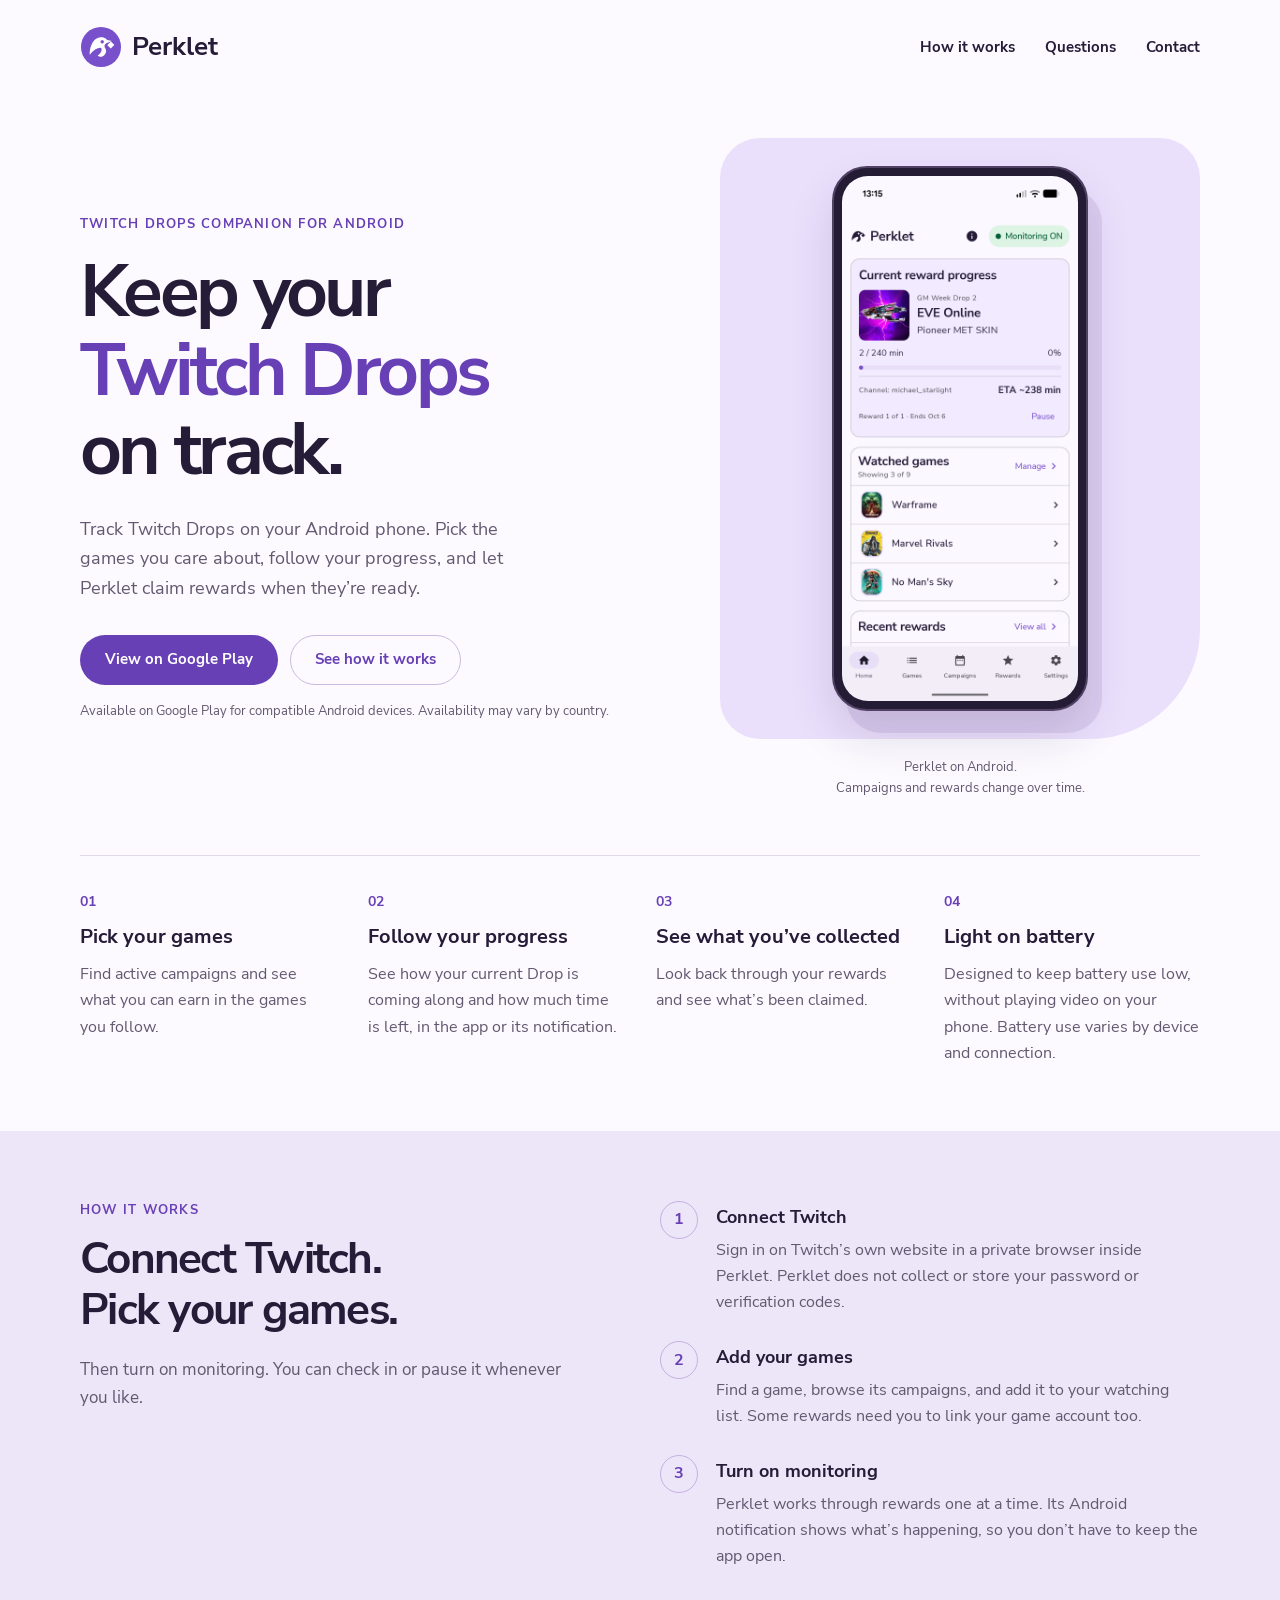
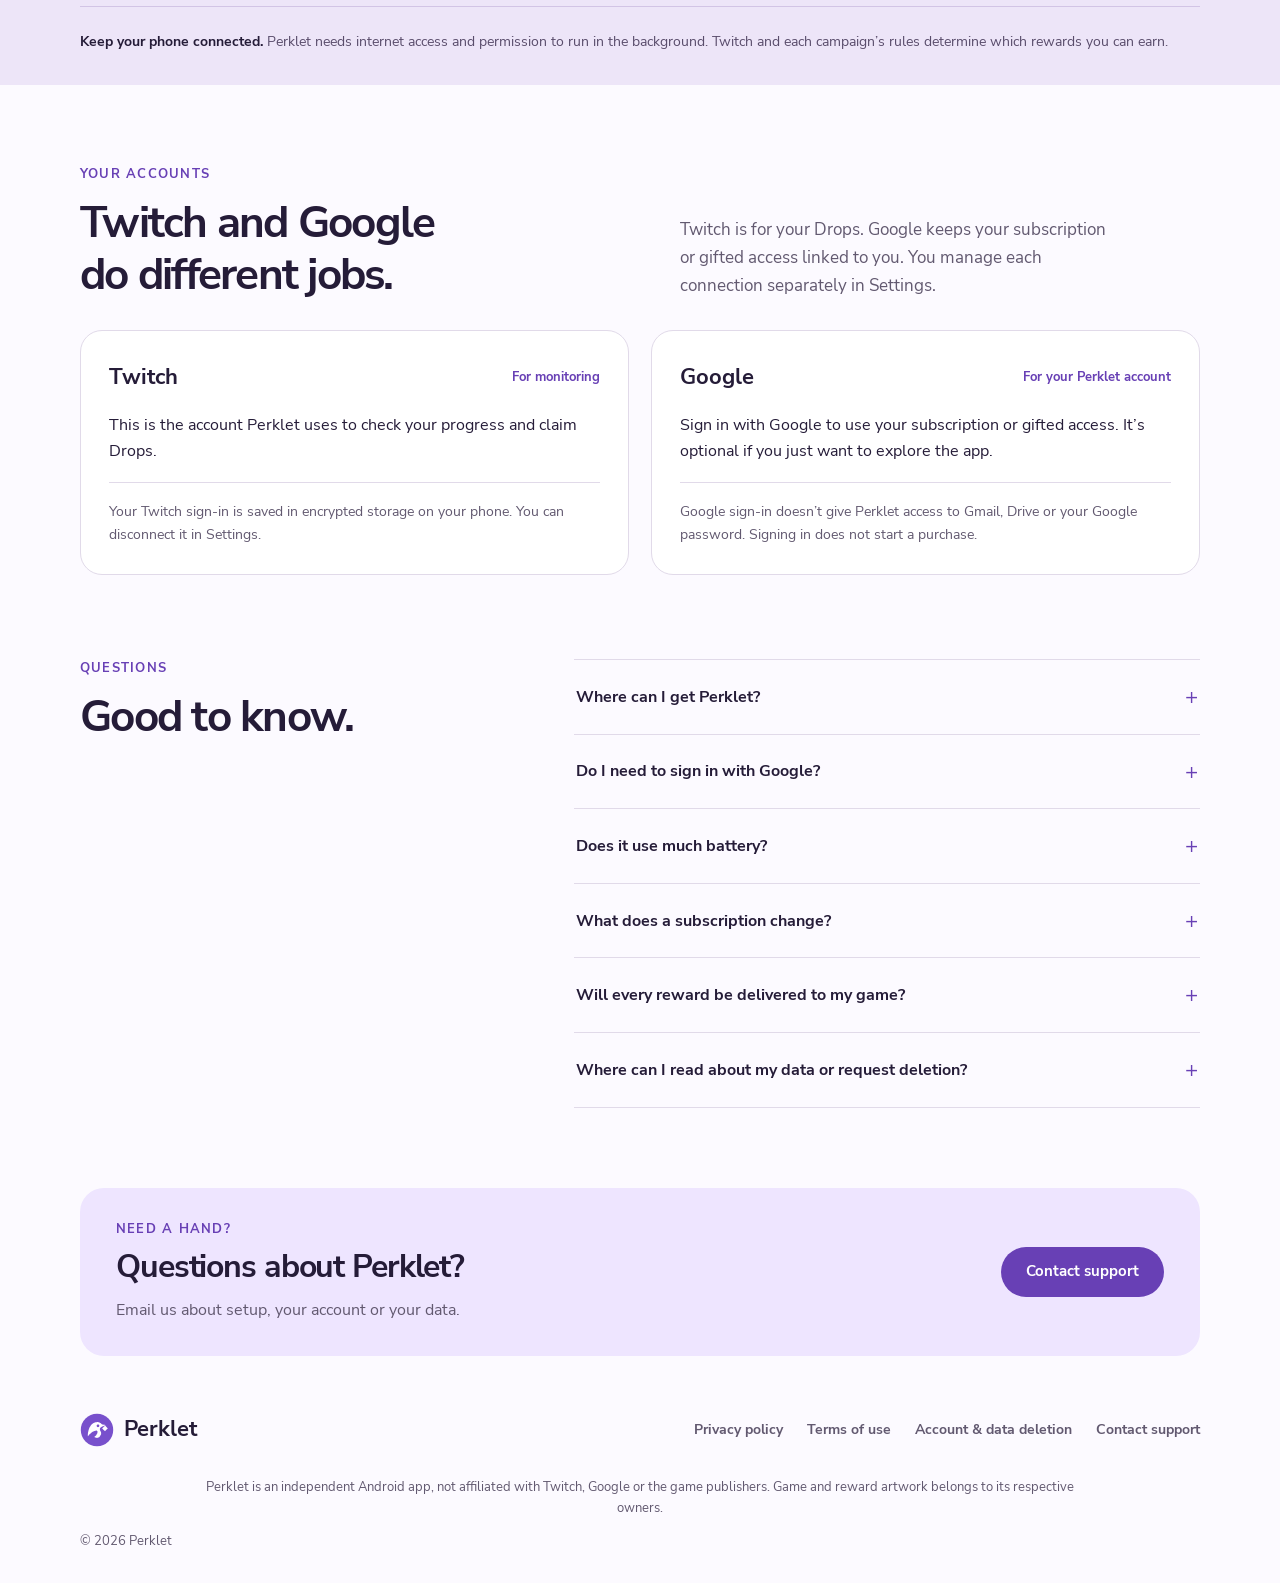
<file: index.html>
<!doctype html>
<html lang="en">
<head>
  <meta charset="utf-8">
  <meta name="viewport" content="width=device-width, initial-scale=1">
  <meta name="description" content="Track and auto-claim Twitch Drops on Android with Perklet. Follow campaigns, monitor reward progress and claim completed Drops in the background.">
  <meta name="keywords" content="Perklet, Twitch Drops, Twitch Drops mobile, Twitch Drops Android, Twitch Drops tracker, Twitch Drops auto claim, background reward monitoring">
  <meta name="theme-color" content="#7850cc">
  <title>Perklet — Twitch Drops Tracker for Android</title>
  <link rel="canonical" href="https://perklet.app/">
  <link rel="icon" type="image/png" sizes="512x512" href="/assets/perklet-icon.png">
  <link rel="stylesheet" href="landing.css">
</head>
<body>
  <a class="skip-link" href="#main">Skip to content</a>

  <header class="site-header wrap">
    <a class="wordmark" href="./" aria-label="Perklet home">
      <img src="assets/perklet-icon.svg" width="42" height="42" alt="">
      <span>Perklet</span>
    </a>
    <nav aria-label="Main navigation">
      <a href="#how-it-works">How it works</a>
      <a href="#questions">Questions</a>
      <a href="mailto:perklet.support@gmail.com">Contact</a>
    </nav>
  </header>

  <main id="main">
    <section class="hero wrap" aria-labelledby="hero-title">
      <div class="hero-copy">
        <p class="eyebrow">Twitch Drops companion for Android</p>
        <h1 id="hero-title">Keep your<br><span>Twitch Drops</span><br>on track.</h1>
        <p class="hero-description">Track Twitch Drops on your Android phone. Pick the games you care about, follow your progress, and let Perklet claim rewards when they’re ready.</p>
        <div class="hero-actions">
          <a class="button button-primary" href="https://play.google.com/store/apps/details?id=app.perklet" target="_blank" rel="noopener noreferrer" aria-label="View Perklet on Google Play (opens in a new tab)">View on Google Play</a>
          <a class="button button-secondary" href="#how-it-works">See how it works</a>
        </div>
        <p class="store-access-note">Available on Google Play for compatible Android devices. Availability may vary by country.</p>
      </div>
      <figure class="app-preview">
        <div class="preview-stage">
          <div class="phone-frame">
            <img class="app-screen" src="assets/perklet-home-20261002.png" width="1008" height="2244" alt="Perklet Home screen monitoring an EVE Online reward, with estimated time, watched games, and a pause control." fetchpriority="high">
          </div>
        </div>
        <figcaption>Perklet on Android.<br>Campaigns and rewards change over time.</figcaption>
      </figure>
    </section>

    <section class="highlights wrap" aria-label="What you can do with Perklet">
      <div>
        <span class="feature-number" aria-hidden="true">01</span>
        <h2>Pick your games</h2>
        <p>Find active campaigns and see what you can earn in the games you follow.</p>
      </div>
      <div>
        <span class="feature-number" aria-hidden="true">02</span>
        <h2>Follow your progress</h2>
        <p>See how your current Drop is coming along and how much time is left, in the app or its notification.</p>
      </div>
      <div>
        <span class="feature-number" aria-hidden="true">03</span>
        <h2>See what you’ve collected</h2>
        <p>Look back through your rewards and see what’s been claimed.</p>
      </div>
      <div>
        <span class="feature-number" aria-hidden="true">04</span>
        <h2>Light on battery</h2>
        <p>Designed to keep battery use low, without playing video on your phone. Battery use varies by device and connection.</p>
      </div>
    </section>

    <section class="how-section" id="how-it-works" aria-labelledby="how-title">
      <div class="wrap how-layout">
        <div class="section-heading">
          <p class="eyebrow">How it works</p>
          <h2 id="how-title">Connect Twitch.<br>Pick your games.</h2>
          <p>Then turn on monitoring. You can check in or pause it whenever you like.</p>
        </div>
        <ol class="steps">
          <li>
            <span class="step-number" aria-hidden="true">1</span>
            <div>
              <h3>Connect Twitch</h3>
              <p>Sign in on Twitch’s own website in a private browser inside Perklet. Perklet does not collect or store your password or verification codes.</p>
            </div>
          </li>
          <li>
            <span class="step-number" aria-hidden="true">2</span>
            <div>
              <h3>Add your games</h3>
              <p>Find a game, browse its campaigns, and add it to your watching list. Some rewards need you to link your game account too.</p>
            </div>
          </li>
          <li>
            <span class="step-number" aria-hidden="true">3</span>
            <div>
              <h3>Turn on monitoring</h3>
              <p>Perklet works through rewards one at a time. Its Android notification shows what’s happening, so you don’t have to keep the app open.</p>
            </div>
          </li>
        </ol>
      </div>
      <div class="wrap monitoring-note">
        <p><strong>Keep your phone connected.</strong> Perklet needs internet access and permission to run in the background. Twitch and each campaign’s rules determine which rewards you can earn.</p>
      </div>
    </section>

    <section class="accounts-section wrap" aria-labelledby="accounts-title">
      <div class="section-heading accounts-heading">
        <p class="eyebrow">Your accounts</p>
        <h2 id="accounts-title">Twitch and Google<br>do different jobs.</h2>
        <p>Twitch is for your Drops. Google keeps your subscription or gifted access linked to you. You manage each connection separately in Settings.</p>
      </div>
      <div class="account-cards">
        <article class="account-card">
          <div class="account-card-heading">
            <h3>Twitch</h3>
            <span class="account-label">For monitoring</span>
          </div>
          <p>This is the account Perklet uses to check your progress and claim Drops.</p>
          <p class="account-detail">Your Twitch sign-in is saved in encrypted storage on your phone. You can disconnect it in Settings.</p>
        </article>
        <article class="account-card">
          <div class="account-card-heading">
            <h3>Google</h3>
            <span class="account-label">For your Perklet account</span>
          </div>
          <p>Sign in with Google to use your subscription or gifted access. It’s optional if you just want to explore the app.</p>
          <p class="account-detail">Google sign-in doesn’t give Perklet access to Gmail, Drive or your Google password. Signing in does not start a purchase.</p>
        </article>
      </div>
    </section>

    <section class="questions-section wrap" id="questions" aria-labelledby="questions-title">
      <div class="section-heading">
        <p class="eyebrow">Questions</p>
        <h2 id="questions-title">Good to know.</h2>
      </div>
      <div class="faq-list">
        <details>
          <summary>Where can I get Perklet?</summary>
          <div class="faq-answer"><p>Install <a href="https://play.google.com/store/apps/details?id=app.perklet" target="_blank" rel="noopener noreferrer">Perklet from Google Play</a> on a compatible Android device. Availability may vary by country and device. If you cannot access the listing, email <a href="mailto:perklet.support@gmail.com">perklet.support@gmail.com</a>.</p></div>
        </details>
        <details>
          <summary>Do I need to sign in with Google?</summary>
          <div class="faq-answer"><p>No. You can explore the app without Google sign-in. In versions with subscriptions, sign in when you want to buy one or use gifted access. You still need to connect Twitch to monitor Drops.</p></div>
        </details>
        <details id="battery-usage">
          <summary>Does it use much battery?</summary>
          <div class="faq-answer"><p>Perklet is designed to keep battery use low. It monitors Drops without playing video on your phone. How much it uses depends on your device, connection and background settings.</p></div>
        </details>
        <details id="free-and-premium">
          <summary>What does a subscription change?</summary>
          <div class="faq-answer"><p>You can save as many games as you like on every tier. Free monitors only the first game in your watching list; move another game to the top to monitor it instead. Premium lets Perklet monitor eligible rewards across your list. If Premium ends, your games stay saved, but only the first is monitored.</p><p>Perklet still works on one reward at a time. You’ll see the price and renewal details in the app before you buy. There’s no checkout on this website.</p></div>
        </details>
        <details>
          <summary>Will every reward be delivered to my game?</summary>
          <div class="faq-answer"><p>Some rewards need a linked game account or other requirements from the publisher. Progress and delivery depend on Twitch and the game, so they aren’t something Perklet can guarantee. Campaigns can also change or end.</p></div>
        </details>
        <details>
          <summary>Where can I read about my data or request deletion?</summary>
          <div class="faq-answer"><p>Read the <a href="privacy/">privacy policy</a> for details about your data, Google sign-in, subscriptions and optional crash reporting. To request deletion, follow the steps on the <a href="data-deletion/">account and data deletion page</a>. You don’t need access to the app to make a request.</p><p>Deleting your Perklet account won’t stop subscription renewals. You’ll need to cancel those separately in Google Play.</p></div>
        </details>
      </div>
    </section>

    <section class="support-section wrap" aria-labelledby="support-title">
      <div>
        <p class="eyebrow">Need a hand?</p>
        <h2 id="support-title">Questions about Perklet?</h2>
        <p>Email us about setup, your account or your data.</p>
      </div>
      <a class="button button-primary" href="mailto:perklet.support@gmail.com">Contact support</a>
    </section>
  </main>

  <footer class="site-footer wrap">
    <div class="footer-top">
      <a class="wordmark" href="./" aria-label="Perklet home">
        <img src="assets/perklet-icon.svg" width="34" height="34" alt="" loading="lazy">
        <span>Perklet</span>
      </a>
      <nav aria-label="Legal and support">
        <a href="privacy/">Privacy policy</a>
        <a href="terms/">Terms of use</a>
        <a href="data-deletion/">Account &amp; data deletion</a>
        <a href="mailto:perklet.support@gmail.com">Contact support</a>
      </nav>
    </div>
    <p class="independence-note">Perklet is an independent Android app, not affiliated with Twitch, Google or the game publishers. Game and reward artwork belongs to its respective owners.</p>
    <p class="copyright">© 2026 Perklet</p>
  </footer>
</body>
</html>
</file>
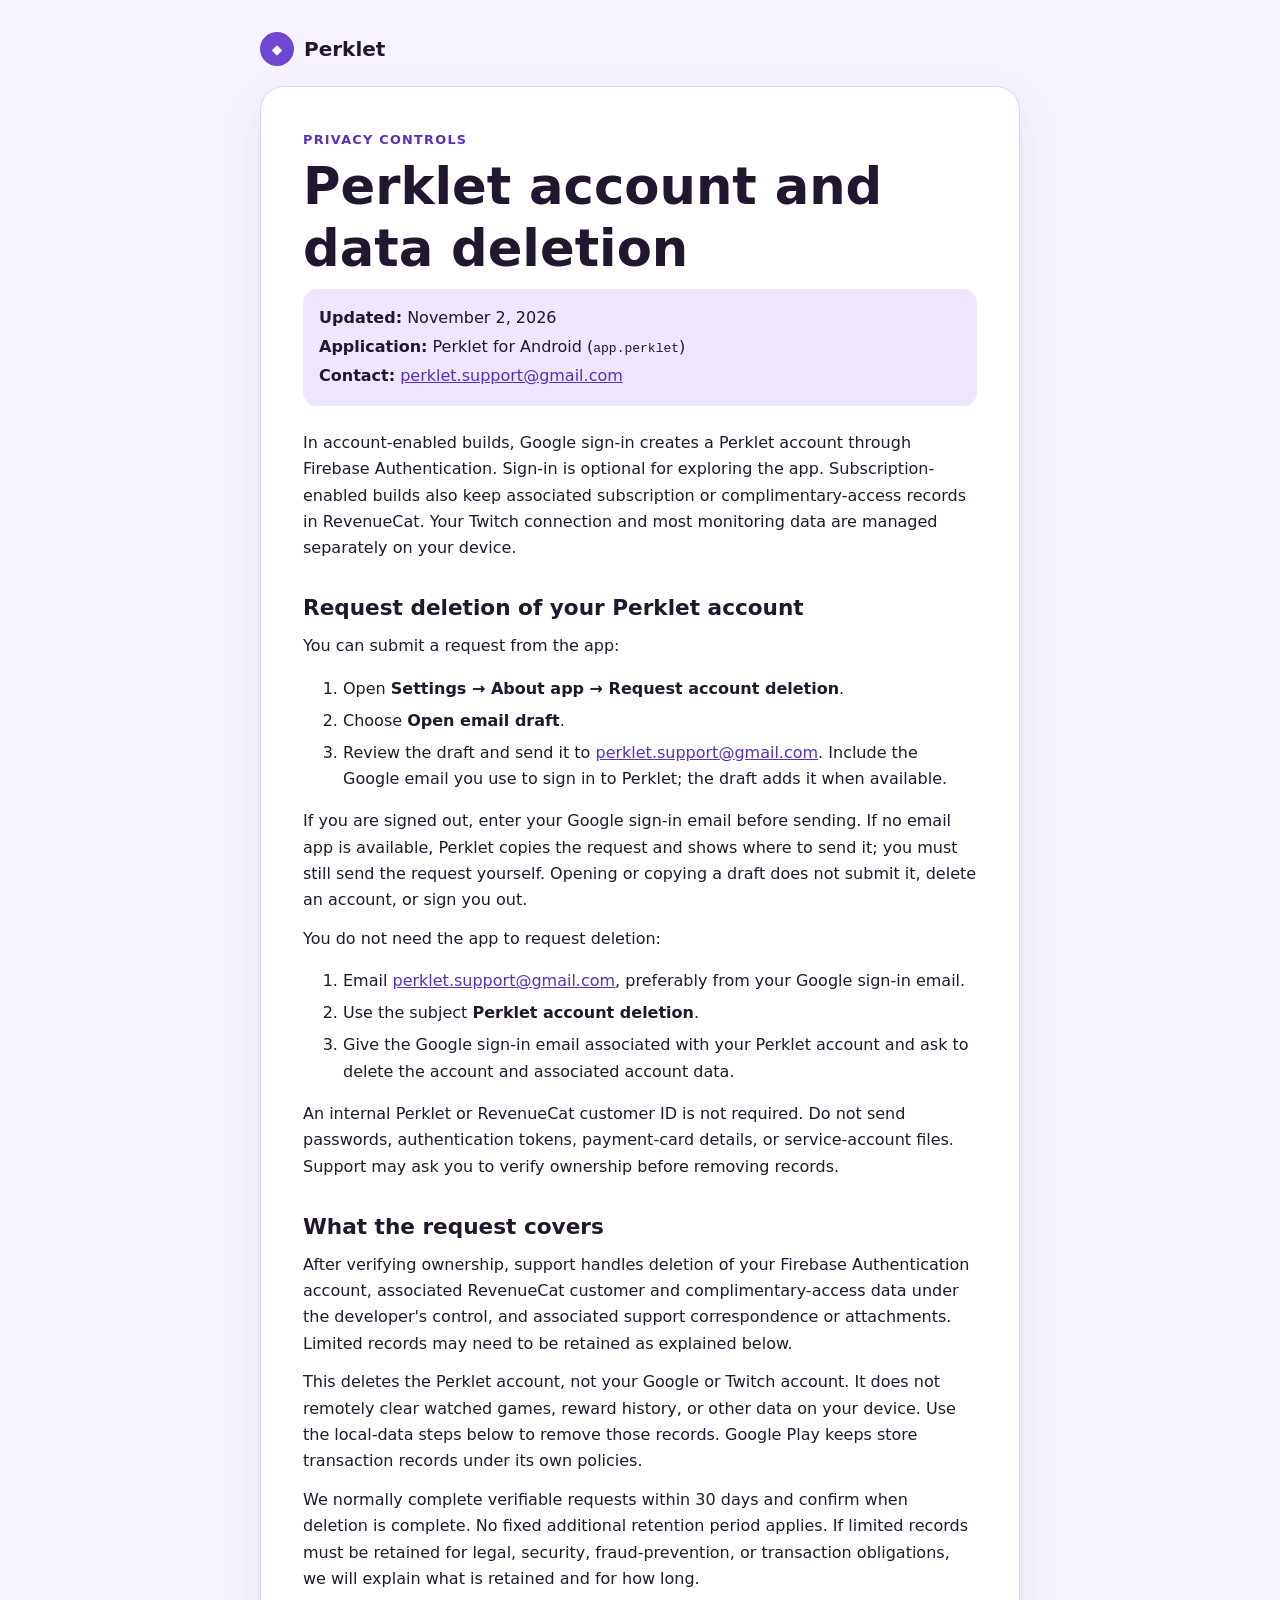
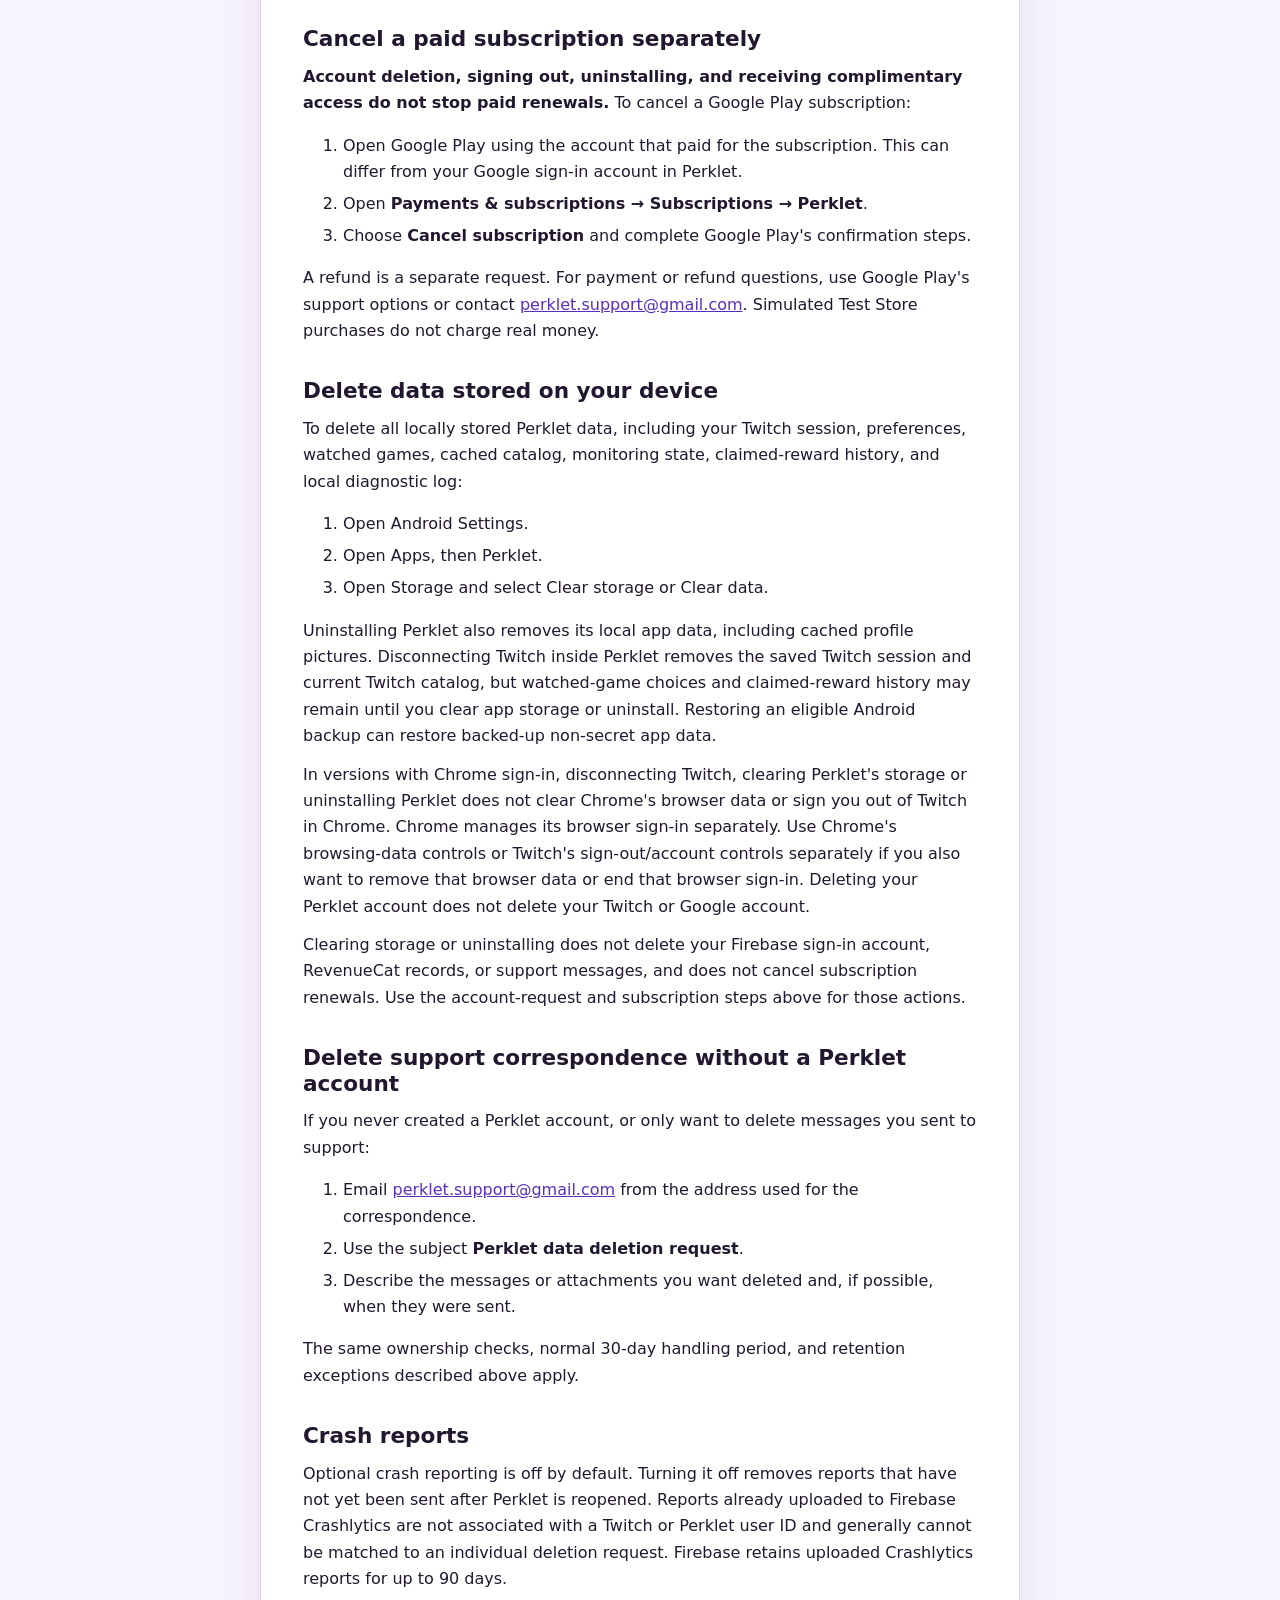
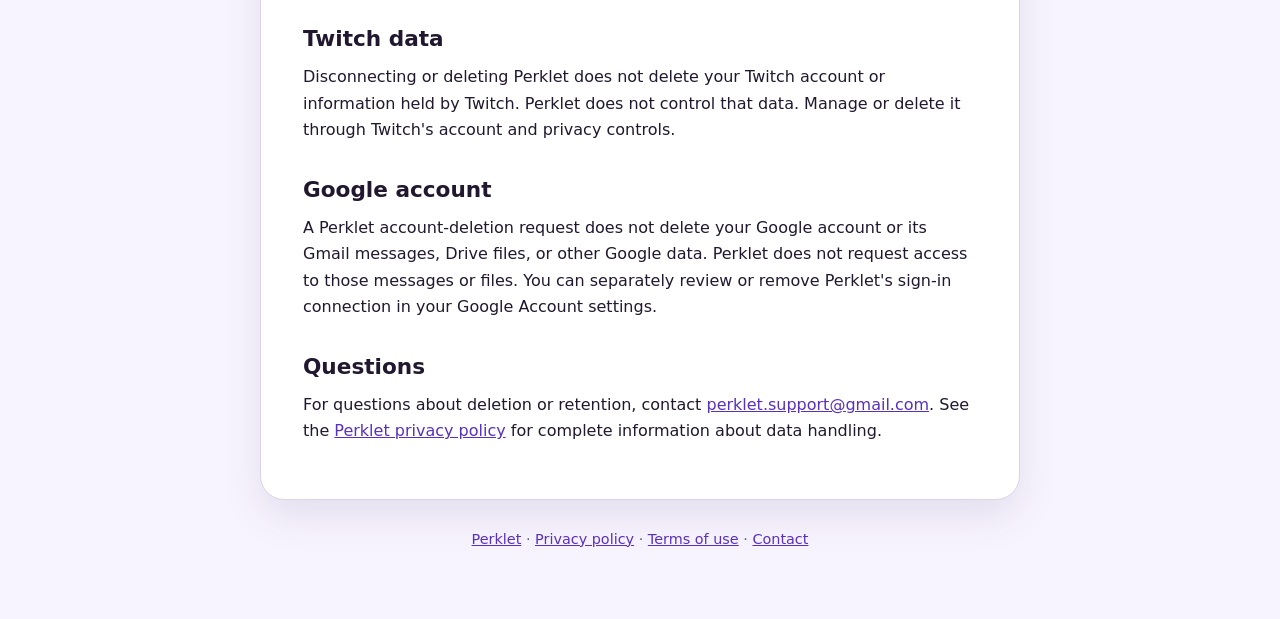
<file: data-deletion/index.html>
<!doctype html>
<html lang="en">
<head>
  <meta charset="utf-8">
  <meta name="viewport" content="width=device-width, initial-scale=1">
  <meta name="description" content="How to request deletion of your Perklet account and associated data, remove local app data, and manage subscription renewals.">
  <title>Perklet Account and Data Deletion</title>
  <link rel="canonical" href="https://perklet.app/data-deletion/">
  <link rel="icon" type="image/png" sizes="512x512" href="/assets/perklet-icon.png">
  <link rel="stylesheet" href="../styles.css">
</head>
<body>
  <main class="shell">
    <header class="brand" aria-label="Perklet">
      <span class="brand-mark" aria-hidden="true">◆</span>
      <span>Perklet</span>
    </header>

    <article class="card">
      <p class="eyebrow">Privacy controls</p>
      <h1>Perklet account and data deletion</h1>
      <div class="meta">
        <p><strong>Updated:</strong> November 2, 2026</p>
        <p><strong>Application:</strong> Perklet for Android (<code>app.perklet</code>)</p>
        <p><strong>Contact:</strong> <a href="mailto:perklet.support@gmail.com?subject=Perklet%20account%20deletion">perklet.support@gmail.com</a></p>
      </div>
      <p>In account-enabled builds, Google sign-in creates a Perklet account through Firebase Authentication. Sign-in is optional for exploring the app. Subscription-enabled builds also keep associated subscription or complimentary-access records in RevenueCat. Your Twitch connection and most monitoring data are managed separately on your device.</p>

      <h2>Request deletion of your Perklet account</h2>
      <p>You can submit a request from the app:</p>
      <ol>
        <li>Open <strong>Settings → About app → Request account deletion</strong>.</li>
        <li>Choose <strong>Open email draft</strong>.</li>
        <li>Review the draft and send it to <a href="mailto:perklet.support@gmail.com?subject=Perklet%20account%20deletion">perklet.support@gmail.com</a>. Include the Google email you use to sign in to Perklet; the draft adds it when available.</li>
      </ol>
      <p>If you are signed out, enter your Google sign-in email before sending. If no email app is available, Perklet copies the request and shows where to send it; you must still send the request yourself. Opening or copying a draft does not submit it, delete an account, or sign you out.</p>
      <p>You do not need the app to request deletion:</p>
      <ol>
        <li>Email <a href="mailto:perklet.support@gmail.com?subject=Perklet%20account%20deletion">perklet.support@gmail.com</a>, preferably from your Google sign-in email.</li>
        <li>Use the subject <strong>Perklet account deletion</strong>.</li>
        <li>Give the Google sign-in email associated with your Perklet account and ask to delete the account and associated account data.</li>
      </ol>
      <p>An internal Perklet or RevenueCat customer ID is not required. Do not send passwords, authentication tokens, payment-card details, or service-account files. Support may ask you to verify ownership before removing records.</p>

      <h2>What the request covers</h2>
      <p>After verifying ownership, support handles deletion of your Firebase Authentication account, associated RevenueCat customer and complimentary-access data under the developer's control, and associated support correspondence or attachments. Limited records may need to be retained as explained below.</p>
      <p>This deletes the Perklet account, not your Google or Twitch account. It does not remotely clear watched games, reward history, or other data on your device. Use the local-data steps below to remove those records. Google Play keeps store transaction records under its own policies.</p>
      <p>We normally complete verifiable requests within 30 days and confirm when deletion is complete. No fixed additional retention period applies. If limited records must be retained for legal, security, fraud-prevention, or transaction obligations, we will explain what is retained and for how long.</p>

      <h2>Cancel a paid subscription separately</h2>
      <p><strong>Account deletion, signing out, uninstalling, and receiving complimentary access do not stop paid renewals.</strong> To cancel a Google Play subscription:</p>
      <ol>
        <li>Open Google Play using the account that paid for the subscription. This can differ from your Google sign-in account in Perklet.</li>
        <li>Open <strong>Payments &amp; subscriptions → Subscriptions → Perklet</strong>.</li>
        <li>Choose <strong>Cancel subscription</strong> and complete Google Play's confirmation steps.</li>
      </ol>
      <p>A refund is a separate request. For payment or refund questions, use Google Play's support options or contact <a href="mailto:perklet.support@gmail.com">perklet.support@gmail.com</a>. Simulated Test Store purchases do not charge real money.</p>

      <h2>Delete data stored on your device</h2>
      <p>To delete all locally stored Perklet data, including your Twitch session, preferences, watched games, cached catalog, monitoring state, claimed-reward history, and local diagnostic log:</p>
      <ol>
        <li>Open Android Settings.</li>
        <li>Open Apps, then Perklet.</li>
        <li>Open Storage and select Clear storage or Clear data.</li>
      </ol>
      <p>Uninstalling Perklet also removes its local app data, including cached profile pictures. Disconnecting Twitch inside Perklet removes the saved Twitch session and current Twitch catalog, but watched-game choices and claimed-reward history may remain until you clear app storage or uninstall. Restoring an eligible Android backup can restore backed-up non-secret app data.</p>
      <p>In versions with Chrome sign-in, disconnecting Twitch, clearing Perklet's storage or uninstalling Perklet does not clear Chrome's browser data or sign you out of Twitch in Chrome. Chrome manages its browser sign-in separately. Use Chrome's browsing-data controls or Twitch's sign-out/account controls separately if you also want to remove that browser data or end that browser sign-in. Deleting your Perklet account does not delete your Twitch or Google account.</p>
      <p>Clearing storage or uninstalling does not delete your Firebase sign-in account, RevenueCat records, or support messages, and does not cancel subscription renewals. Use the account-request and subscription steps above for those actions.</p>

      <h2>Delete support correspondence without a Perklet account</h2>
      <p>If you never created a Perklet account, or only want to delete messages you sent to support:</p>
      <ol>
        <li>Email <a href="mailto:perklet.support@gmail.com?subject=Perklet%20data%20deletion%20request">perklet.support@gmail.com</a> from the address used for the correspondence.</li>
        <li>Use the subject <strong>Perklet data deletion request</strong>.</li>
        <li>Describe the messages or attachments you want deleted and, if possible, when they were sent.</li>
      </ol>
      <p>The same ownership checks, normal 30-day handling period, and retention exceptions described above apply.</p>

      <h2>Crash reports</h2>
      <p>Optional crash reporting is off by default. Turning it off removes reports that have not yet been sent after Perklet is reopened. Reports already uploaded to Firebase Crashlytics are not associated with a Twitch or Perklet user ID and generally cannot be matched to an individual deletion request. Firebase retains uploaded Crashlytics reports for up to 90 days.</p>

      <h2>Twitch data</h2>
      <p>Disconnecting or deleting Perklet does not delete your Twitch account or information held by Twitch. Perklet does not control that data. Manage or delete it through Twitch's account and privacy controls.</p>

      <h2>Google account</h2>
      <p>A Perklet account-deletion request does not delete your Google account or its Gmail messages, Drive files, or other Google data. Perklet does not request access to those messages or files. You can separately review or remove Perklet's sign-in connection in your Google Account settings.</p>

      <h2>Questions</h2>
      <p>For questions about deletion or retention, contact <a href="mailto:perklet.support@gmail.com">perklet.support@gmail.com</a>. See the <a href="../privacy/">Perklet privacy policy</a> for complete information about data handling.</p>
    </article>

    <footer>
      <p><a href="../">Perklet</a> · <a href="../privacy/">Privacy policy</a> · <a href="../terms/">Terms of use</a> · <a href="mailto:perklet.support@gmail.com">Contact</a></p>
    </footer>
  </main>
</body>
</html>
</file>
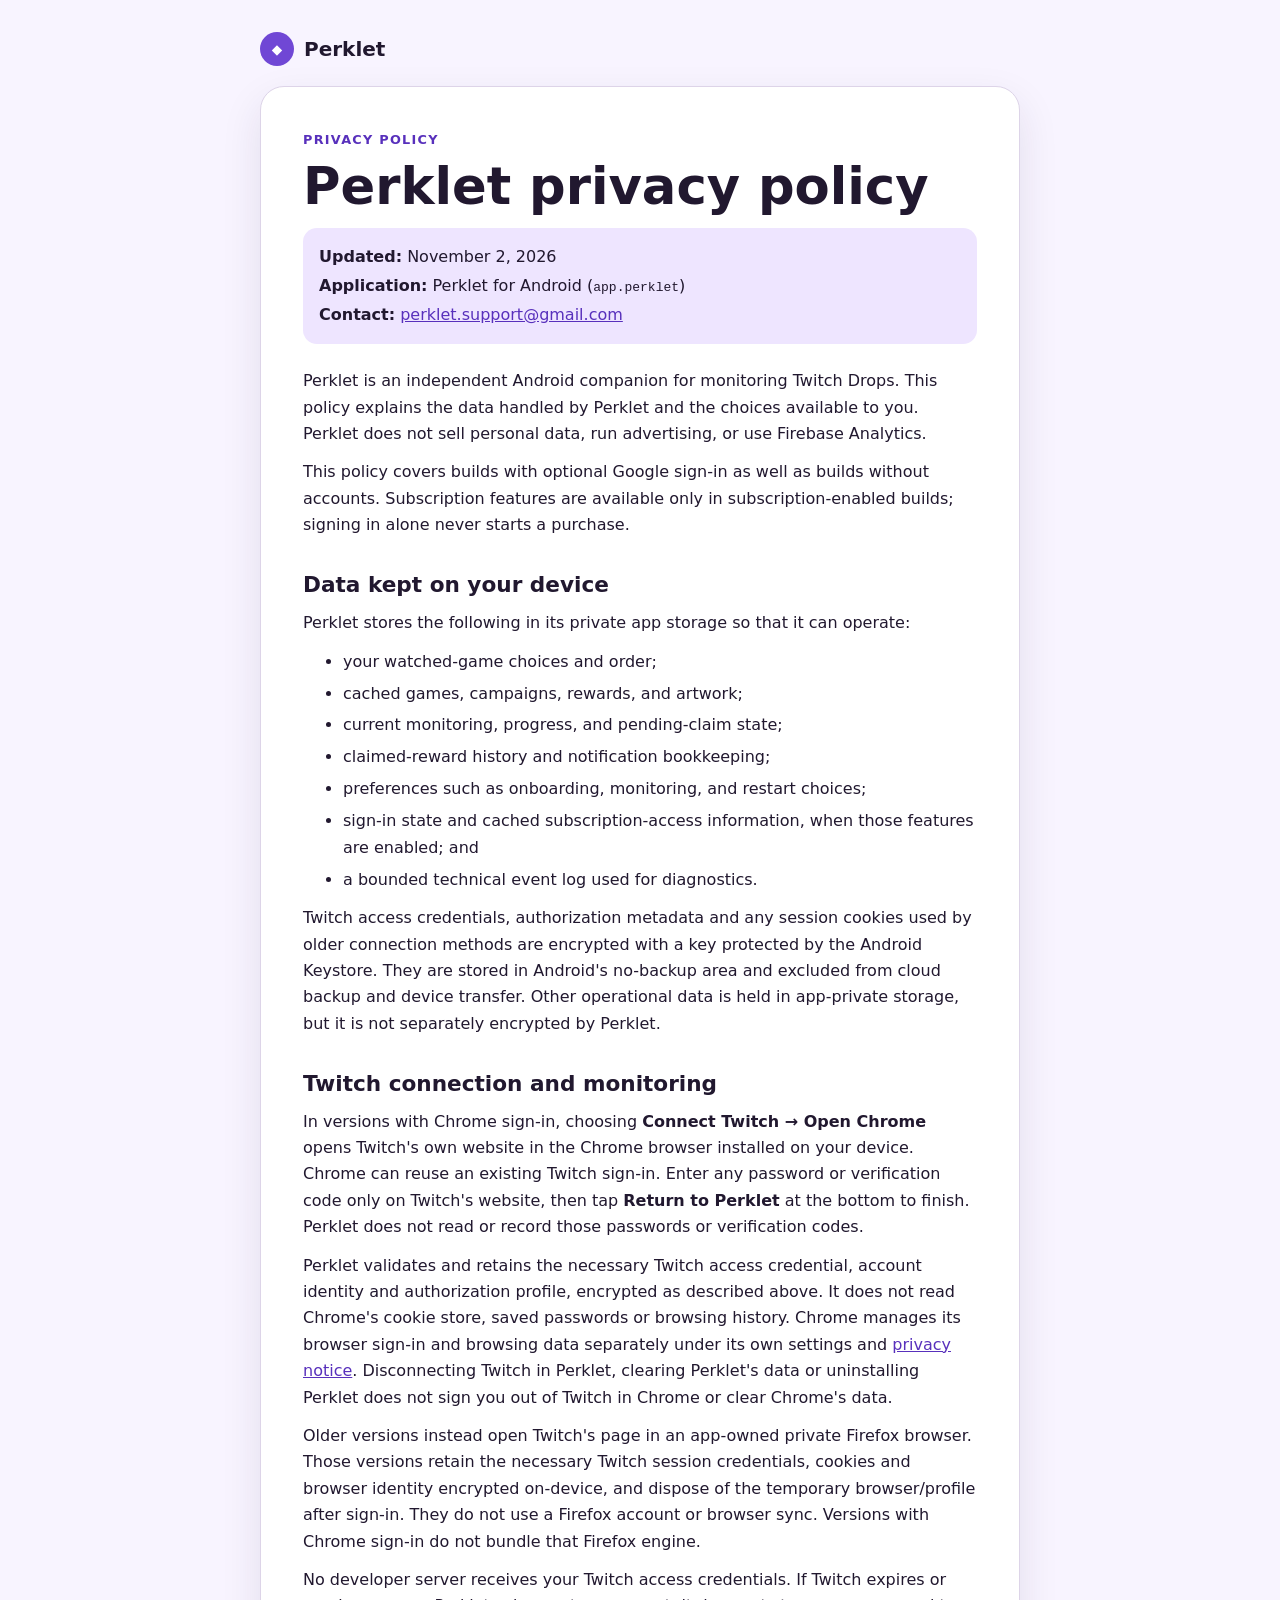
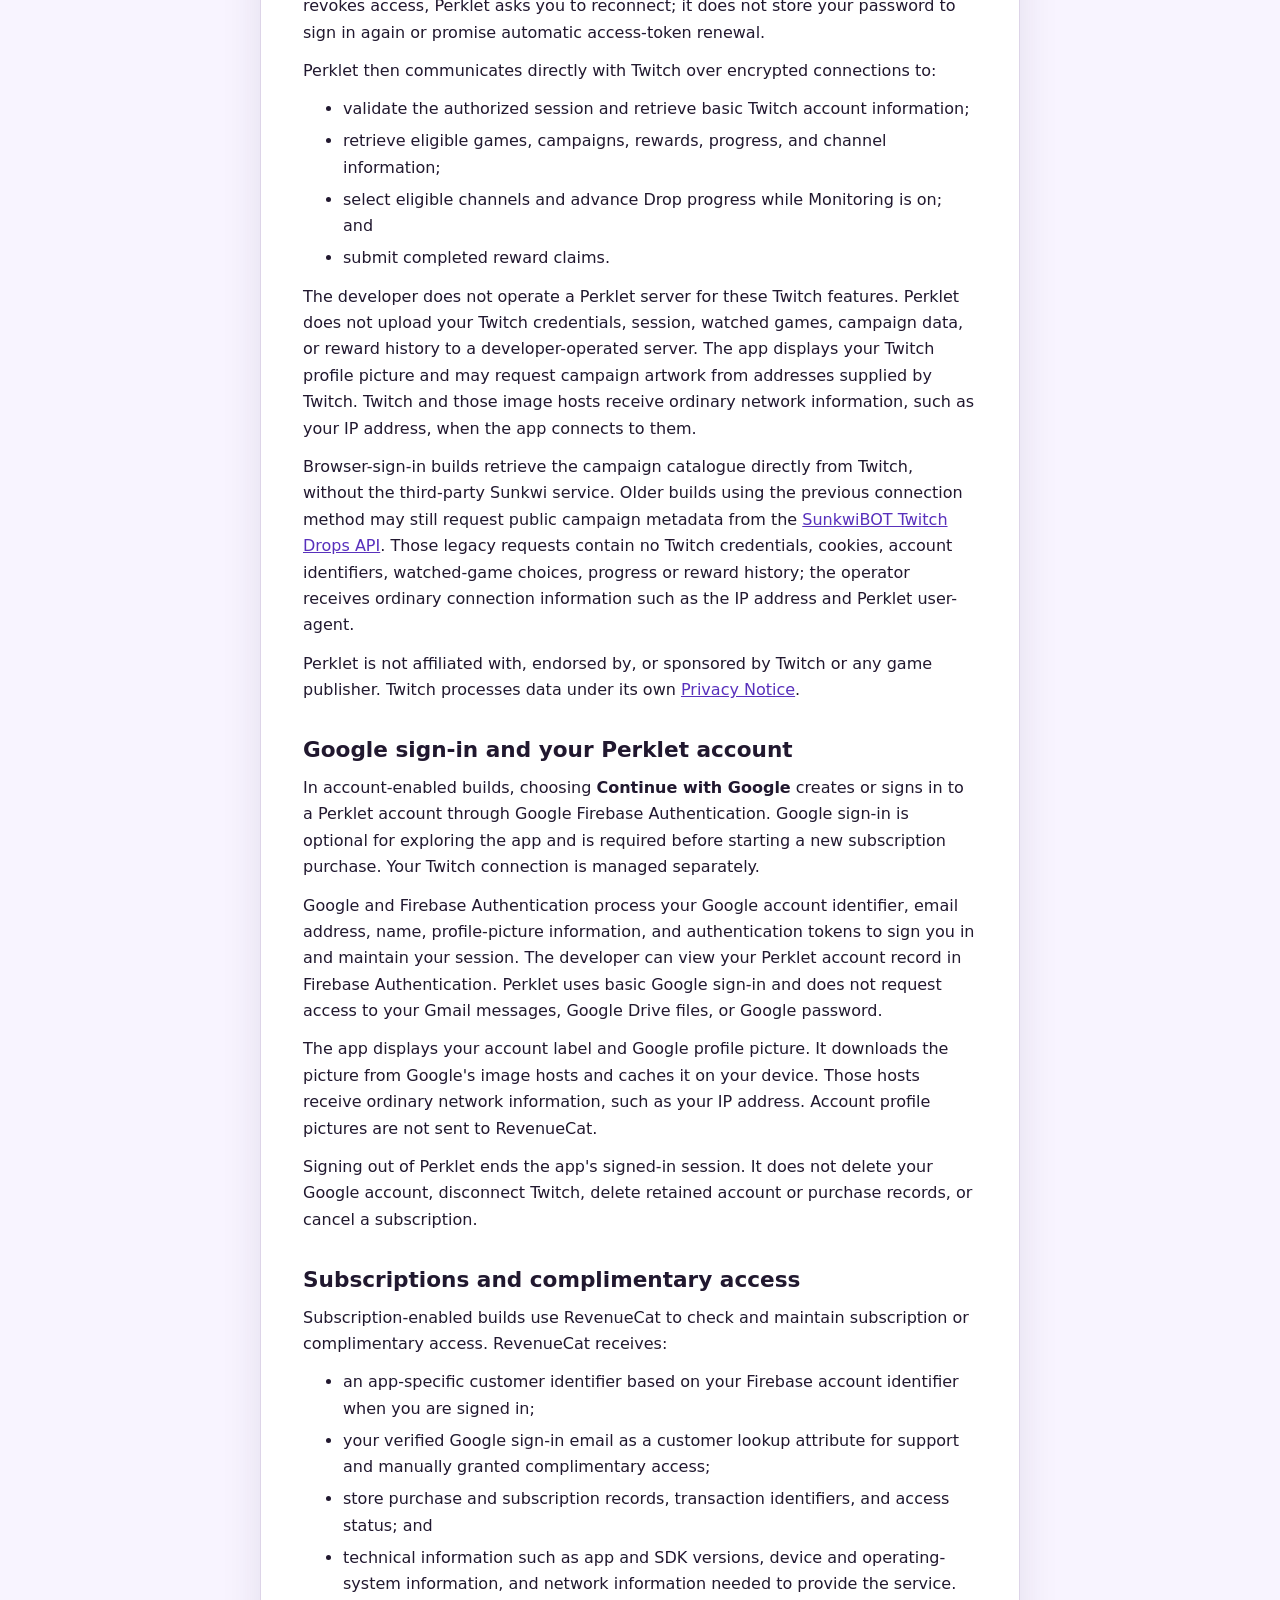
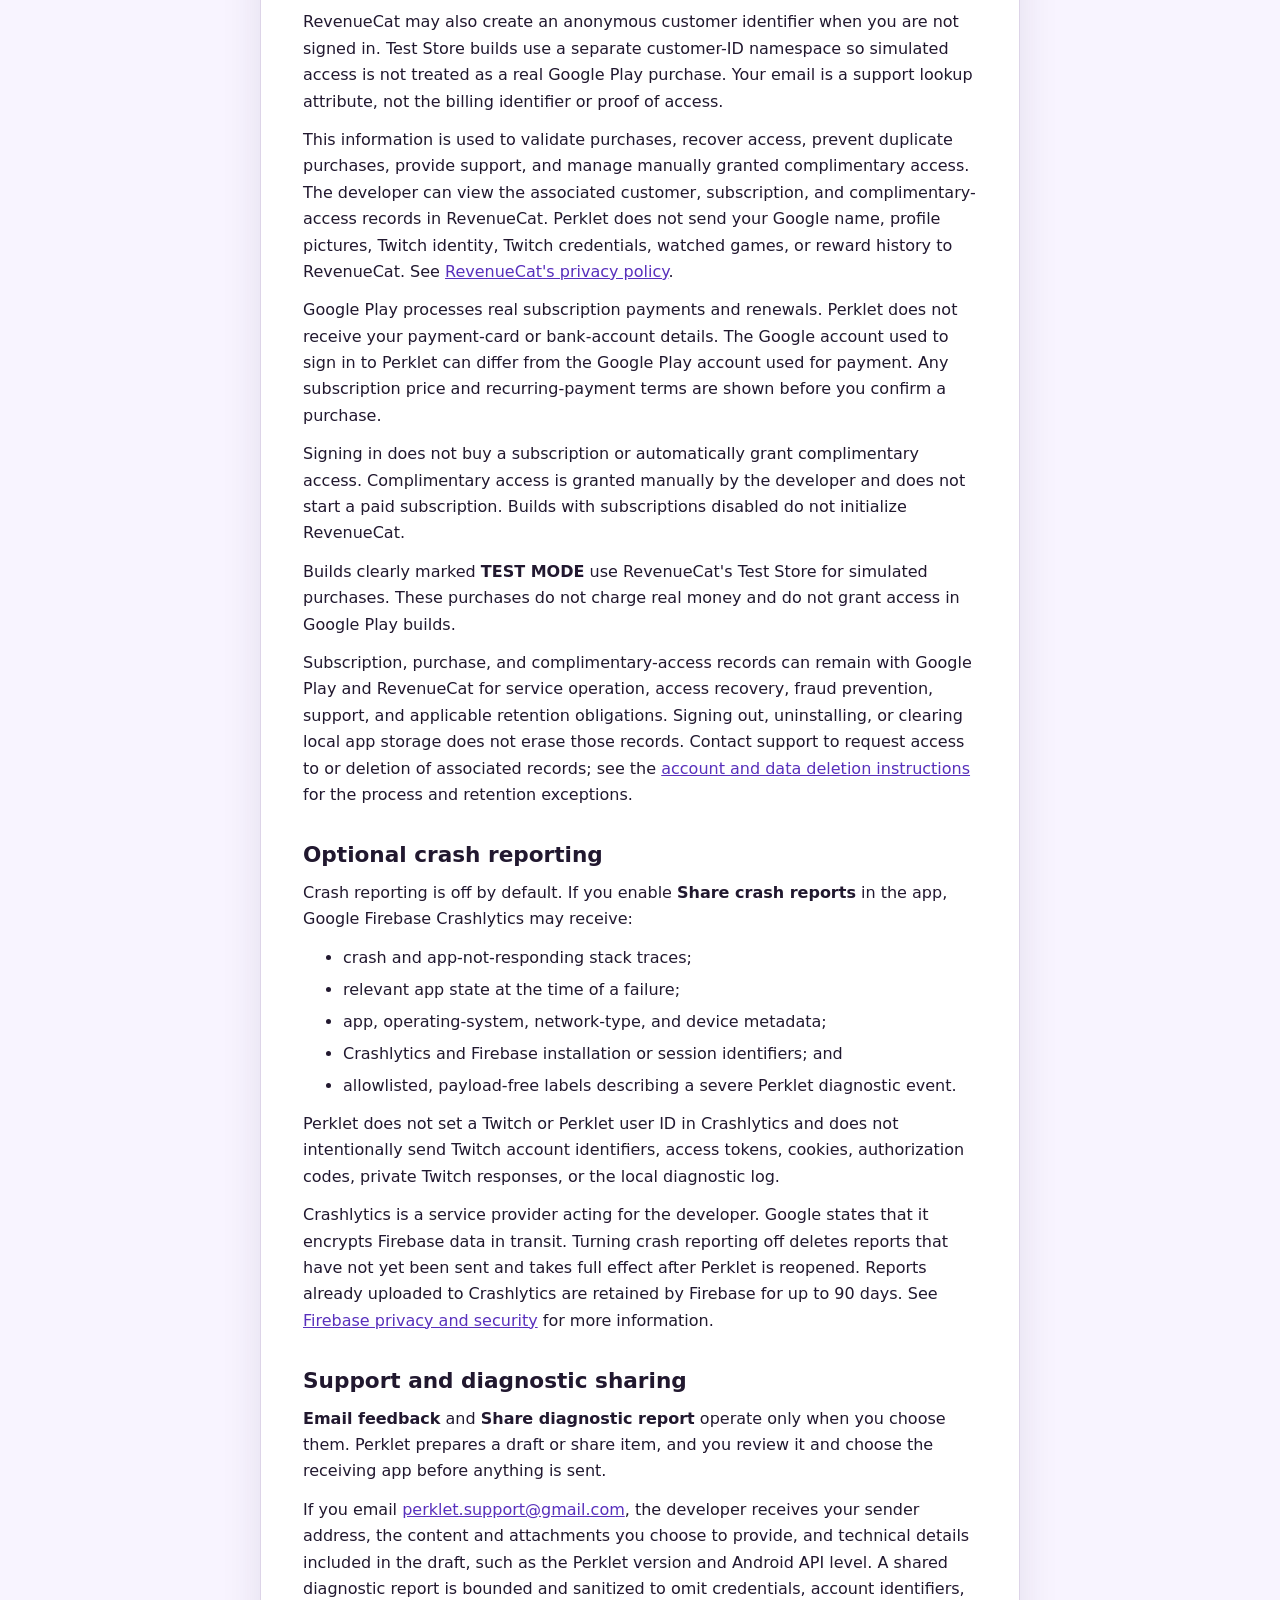
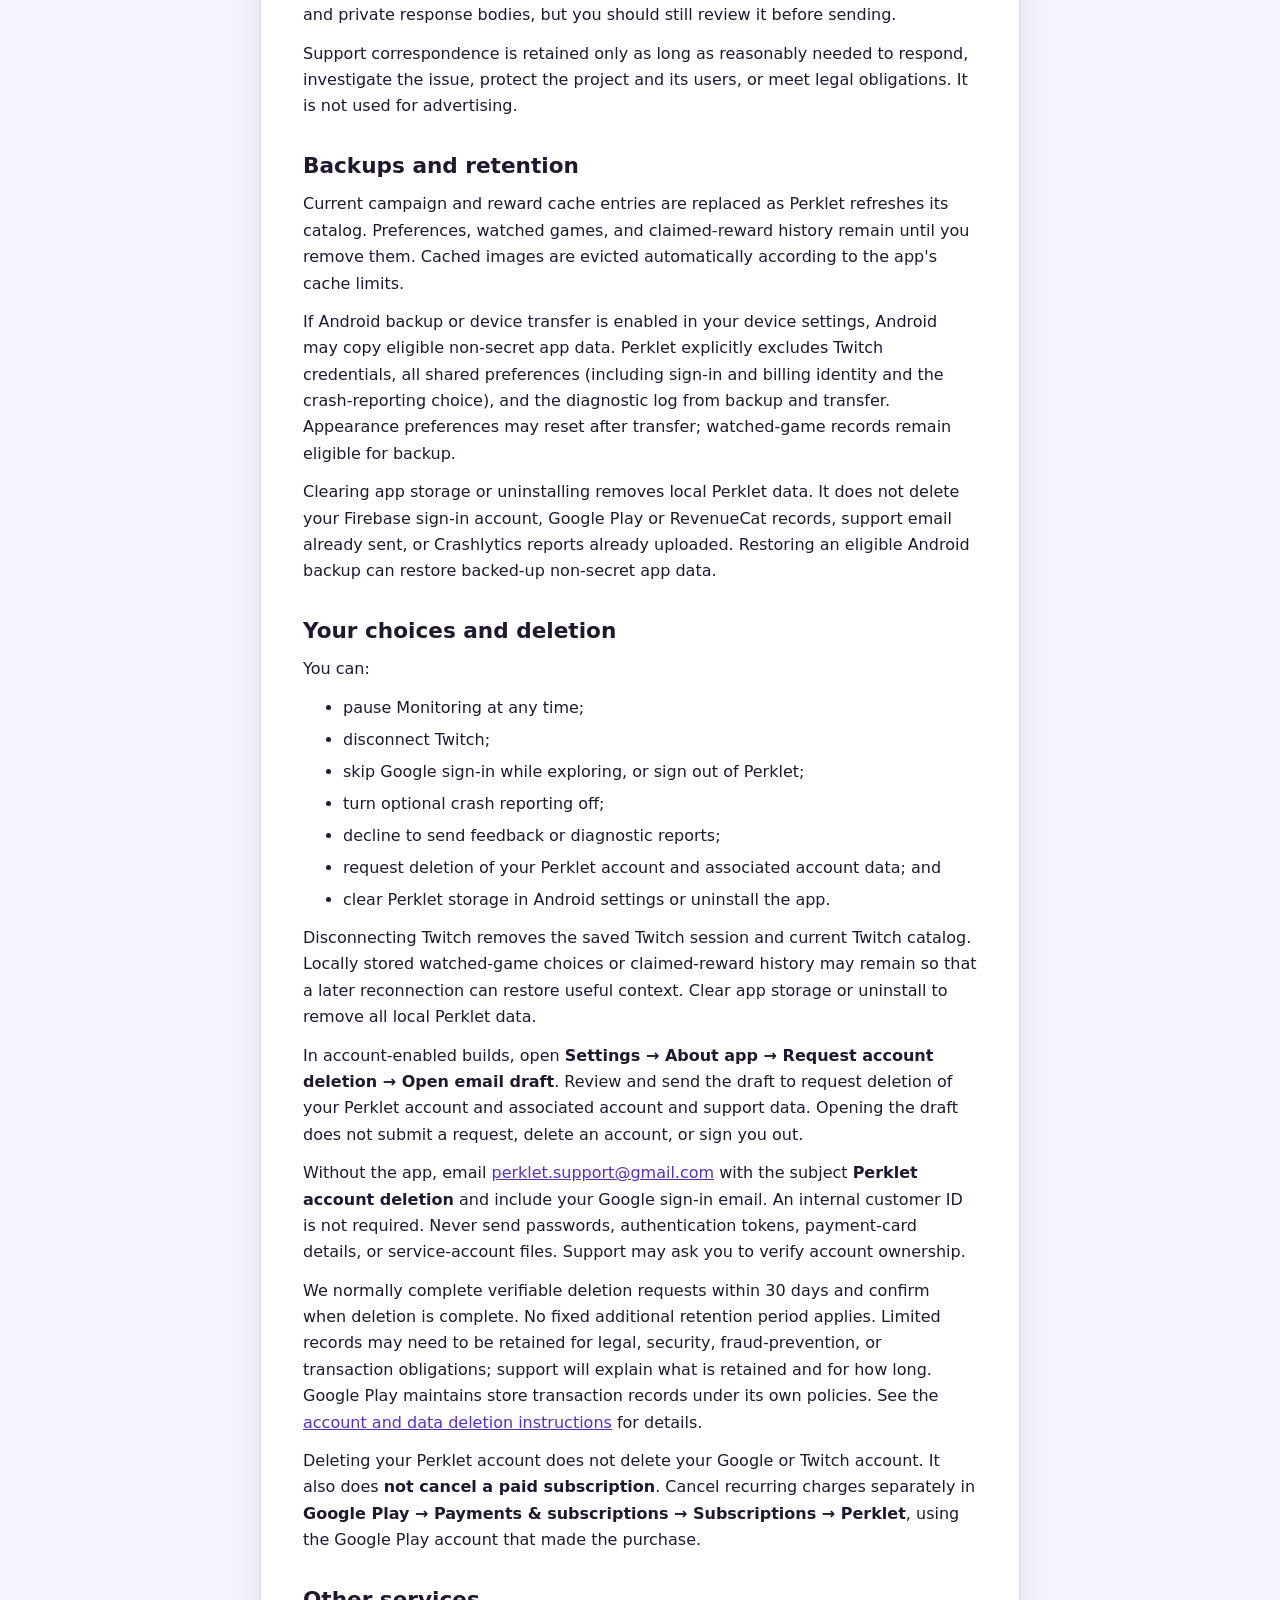
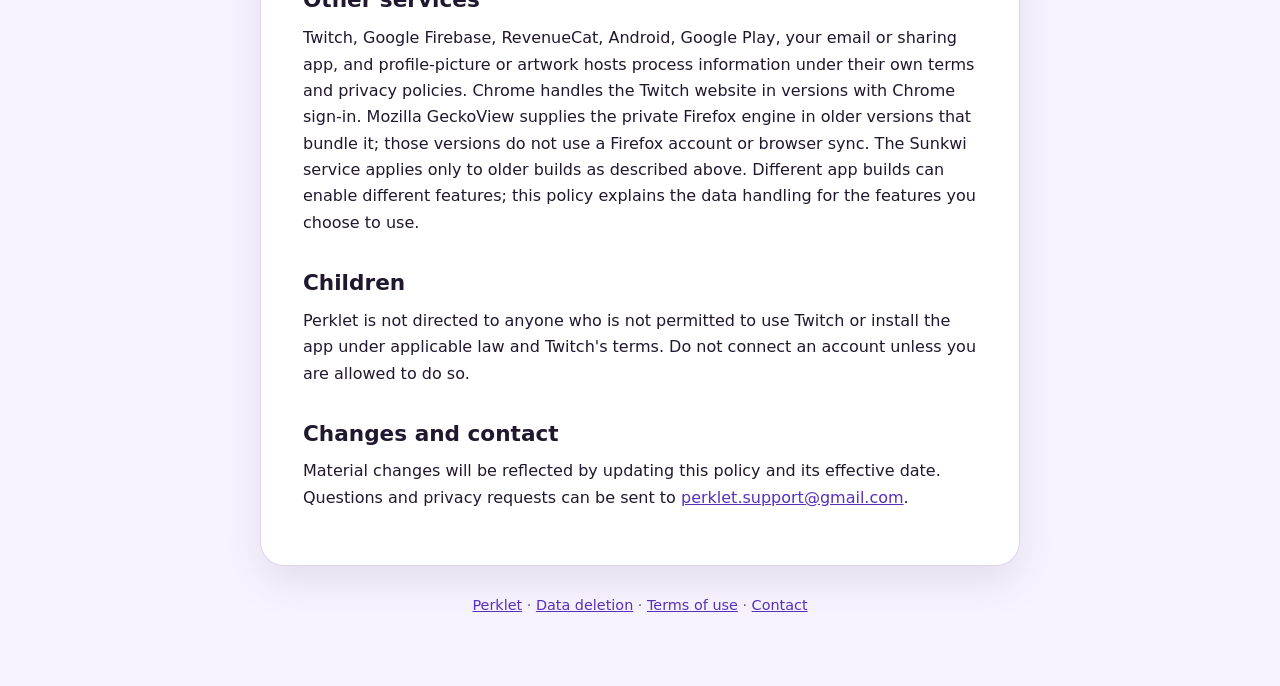
<file: privacy/index.html>
<!doctype html>
<html lang="en">
<head>
  <meta charset="utf-8">
  <meta name="viewport" content="width=device-width, initial-scale=1">
  <meta name="description" content="Privacy policy for the Perklet Android app.">
  <title>Perklet Privacy Policy</title>
  <link rel="canonical" href="https://perklet.app/privacy/">
  <link rel="icon" type="image/png" sizes="512x512" href="/assets/perklet-icon.png">
  <link rel="stylesheet" href="../styles.css">
</head>
<body>
  <main class="shell">
    <header class="brand" aria-label="Perklet">
      <span class="brand-mark" aria-hidden="true">◆</span>
      <span>Perklet</span>
    </header>

    <article class="card">
      <p class="eyebrow">Privacy policy</p>
      <h1>Perklet privacy policy</h1>
      <div class="meta">
        <p><strong>Updated:</strong> November 2, 2026</p>
        <p><strong>Application:</strong> Perklet for Android (<code>app.perklet</code>)</p>
        <p><strong>Contact:</strong> <a href="mailto:perklet.support@gmail.com">perklet.support@gmail.com</a></p>
      </div>

      <p>Perklet is an independent Android companion for monitoring Twitch Drops. This policy explains the data handled by Perklet and the choices available to you. Perklet does not sell personal data, run advertising, or use Firebase Analytics.</p>
      <p>This policy covers builds with optional Google sign-in as well as builds without accounts. Subscription features are available only in subscription-enabled builds; signing in alone never starts a purchase.</p>

      <h2>Data kept on your device</h2>
      <p>Perklet stores the following in its private app storage so that it can operate:</p>
      <ul>
        <li>your watched-game choices and order;</li>
        <li>cached games, campaigns, rewards, and artwork;</li>
        <li>current monitoring, progress, and pending-claim state;</li>
        <li>claimed-reward history and notification bookkeeping;</li>
        <li>preferences such as onboarding, monitoring, and restart choices;</li>
        <li>sign-in state and cached subscription-access information, when those features are enabled; and</li>
        <li>a bounded technical event log used for diagnostics.</li>
      </ul>
      <p>Twitch access credentials, authorization metadata and any session cookies used by older connection methods are encrypted with a key protected by the Android Keystore. They are stored in Android's no-backup area and excluded from cloud backup and device transfer. Other operational data is held in app-private storage, but it is not separately encrypted by Perklet.</p>

      <h2>Twitch connection and monitoring</h2>
      <p>In versions with Chrome sign-in, choosing <strong>Connect Twitch → Open Chrome</strong> opens Twitch's own website in the Chrome browser installed on your device. Chrome can reuse an existing Twitch sign-in. Enter any password or verification code only on Twitch's website, then tap <strong>Return to Perklet</strong> at the bottom to finish. Perklet does not read or record those passwords or verification codes.</p>
      <p>Perklet validates and retains the necessary Twitch access credential, account identity and authorization profile, encrypted as described above. It does not read Chrome's cookie store, saved passwords or browsing history. Chrome manages its browser sign-in and browsing data separately under its own settings and <a href="https://www.google.com/chrome/privacy/">privacy notice</a>. Disconnecting Twitch in Perklet, clearing Perklet's data or uninstalling Perklet does not sign you out of Twitch in Chrome or clear Chrome's data.</p>
      <p>Older versions instead open Twitch's page in an app-owned private Firefox browser. Those versions retain the necessary Twitch session credentials, cookies and browser identity encrypted on-device, and dispose of the temporary browser/profile after sign-in. They do not use a Firefox account or browser sync. Versions with Chrome sign-in do not bundle that Firefox engine.</p>
      <p>No developer server receives your Twitch access credentials. If Twitch expires or revokes access, Perklet asks you to reconnect; it does not store your password to sign in again or promise automatic access-token renewal.</p>
      <p>Perklet then communicates directly with Twitch over encrypted connections to:</p>
      <ul>
        <li>validate the authorized session and retrieve basic Twitch account information;</li>
        <li>retrieve eligible games, campaigns, rewards, progress, and channel information;</li>
        <li>select eligible channels and advance Drop progress while Monitoring is on; and</li>
        <li>submit completed reward claims.</li>
      </ul>
      <p>The developer does not operate a Perklet server for these Twitch features. Perklet does not upload your Twitch credentials, session, watched games, campaign data, or reward history to a developer-operated server. The app displays your Twitch profile picture and may request campaign artwork from addresses supplied by Twitch. Twitch and those image hosts receive ordinary network information, such as your IP address, when the app connects to them.</p>
      <p>Browser-sign-in builds retrieve the campaign catalogue directly from Twitch, without the third-party Sunkwi service. Older builds using the previous connection method may still request public campaign metadata from the <a href="https://github.com/SunkwiBOT/twitch-drops-api">SunkwiBOT Twitch Drops API</a>. Those legacy requests contain no Twitch credentials, cookies, account identifiers, watched-game choices, progress or reward history; the operator receives ordinary connection information such as the IP address and Perklet user-agent.</p>
      <p>Perklet is not affiliated with, endorsed by, or sponsored by Twitch or any game publisher. Twitch processes data under its own <a href="https://www.twitch.tv/p/en/legal/privacy-notice/">Privacy Notice</a>.</p>

      <h2>Google sign-in and your Perklet account</h2>
      <p>In account-enabled builds, choosing <strong>Continue with Google</strong> creates or signs in to a Perklet account through Google Firebase Authentication. Google sign-in is optional for exploring the app and is required before starting a new subscription purchase. Your Twitch connection is managed separately.</p>
      <p>Google and Firebase Authentication process your Google account identifier, email address, name, profile-picture information, and authentication tokens to sign you in and maintain your session. The developer can view your Perklet account record in Firebase Authentication. Perklet uses basic Google sign-in and does not request access to your Gmail messages, Google Drive files, or Google password.</p>
      <p>The app displays your account label and Google profile picture. It downloads the picture from Google's image hosts and caches it on your device. Those hosts receive ordinary network information, such as your IP address. Account profile pictures are not sent to RevenueCat.</p>
      <p>Signing out of Perklet ends the app's signed-in session. It does not delete your Google account, disconnect Twitch, delete retained account or purchase records, or cancel a subscription.</p>

      <h2>Subscriptions and complimentary access</h2>
      <p>Subscription-enabled builds use RevenueCat to check and maintain subscription or complimentary access. RevenueCat receives:</p>
      <ul>
        <li>an app-specific customer identifier based on your Firebase account identifier when you are signed in;</li>
        <li>your verified Google sign-in email as a customer lookup attribute for support and manually granted complimentary access;</li>
        <li>store purchase and subscription records, transaction identifiers, and access status; and</li>
        <li>technical information such as app and SDK versions, device and operating-system information, and network information needed to provide the service.</li>
      </ul>
      <p>RevenueCat may also create an anonymous customer identifier when you are not signed in. Test Store builds use a separate customer-ID namespace so simulated access is not treated as a real Google Play purchase. Your email is a support lookup attribute, not the billing identifier or proof of access.</p>
      <p>This information is used to validate purchases, recover access, prevent duplicate purchases, provide support, and manage manually granted complimentary access. The developer can view the associated customer, subscription, and complimentary-access records in RevenueCat. Perklet does not send your Google name, profile pictures, Twitch identity, Twitch credentials, watched games, or reward history to RevenueCat. See <a href="https://www.revenuecat.com/privacy">RevenueCat's privacy policy</a>.</p>
      <p>Google Play processes real subscription payments and renewals. Perklet does not receive your payment-card or bank-account details. The Google account used to sign in to Perklet can differ from the Google Play account used for payment. Any subscription price and recurring-payment terms are shown before you confirm a purchase.</p>
      <p>Signing in does not buy a subscription or automatically grant complimentary access. Complimentary access is granted manually by the developer and does not start a paid subscription. Builds with subscriptions disabled do not initialize RevenueCat.</p>
      <p>Builds clearly marked <strong>TEST MODE</strong> use RevenueCat's Test Store for simulated purchases. These purchases do not charge real money and do not grant access in Google Play builds.</p>
      <p>Subscription, purchase, and complimentary-access records can remain with Google Play and RevenueCat for service operation, access recovery, fraud prevention, support, and applicable retention obligations. Signing out, uninstalling, or clearing local app storage does not erase those records. Contact support to request access to or deletion of associated records; see the <a href="../data-deletion/">account and data deletion instructions</a> for the process and retention exceptions.</p>

      <h2>Optional crash reporting</h2>
      <p>Crash reporting is off by default. If you enable <strong>Share crash reports</strong> in the app, Google Firebase Crashlytics may receive:</p>
      <ul>
        <li>crash and app-not-responding stack traces;</li>
        <li>relevant app state at the time of a failure;</li>
        <li>app, operating-system, network-type, and device metadata;</li>
        <li>Crashlytics and Firebase installation or session identifiers; and</li>
        <li>allowlisted, payload-free labels describing a severe Perklet diagnostic event.</li>
      </ul>
      <p>Perklet does not set a Twitch or Perklet user ID in Crashlytics and does not intentionally send Twitch account identifiers, access tokens, cookies, authorization codes, private Twitch responses, or the local diagnostic log.</p>
      <p>Crashlytics is a service provider acting for the developer. Google states that it encrypts Firebase data in transit. Turning crash reporting off deletes reports that have not yet been sent and takes full effect after Perklet is reopened. Reports already uploaded to Crashlytics are retained by Firebase for up to 90 days. See <a href="https://firebase.google.com/support/privacy">Firebase privacy and security</a> for more information.</p>

      <h2>Support and diagnostic sharing</h2>
      <p><strong>Email feedback</strong> and <strong>Share diagnostic report</strong> operate only when you choose them. Perklet prepares a draft or share item, and you review it and choose the receiving app before anything is sent.</p>
      <p>If you email <a href="mailto:perklet.support@gmail.com">perklet.support@gmail.com</a>, the developer receives your sender address, the content and attachments you choose to provide, and technical details included in the draft, such as the Perklet version and Android API level. A shared diagnostic report is bounded and sanitized to omit credentials, account identifiers, and private response bodies, but you should still review it before sending.</p>
      <p>Support correspondence is retained only as long as reasonably needed to respond, investigate the issue, protect the project and its users, or meet legal obligations. It is not used for advertising.</p>

      <h2>Backups and retention</h2>
      <p>Current campaign and reward cache entries are replaced as Perklet refreshes its catalog. Preferences, watched games, and claimed-reward history remain until you remove them. Cached images are evicted automatically according to the app's cache limits.</p>
      <p>If Android backup or device transfer is enabled in your device settings, Android may copy eligible non-secret app data. Perklet explicitly excludes Twitch credentials, all shared preferences (including sign-in and billing identity and the crash-reporting choice), and the diagnostic log from backup and transfer. Appearance preferences may reset after transfer; watched-game records remain eligible for backup.</p>
      <p>Clearing app storage or uninstalling removes local Perklet data. It does not delete your Firebase sign-in account, Google Play or RevenueCat records, support email already sent, or Crashlytics reports already uploaded. Restoring an eligible Android backup can restore backed-up non-secret app data.</p>

      <h2>Your choices and deletion</h2>
      <p>You can:</p>
      <ul>
        <li>pause Monitoring at any time;</li>
        <li>disconnect Twitch;</li>
        <li>skip Google sign-in while exploring, or sign out of Perklet;</li>
        <li>turn optional crash reporting off;</li>
        <li>decline to send feedback or diagnostic reports;</li>
        <li>request deletion of your Perklet account and associated account data; and</li>
        <li>clear Perklet storage in Android settings or uninstall the app.</li>
      </ul>
      <p>Disconnecting Twitch removes the saved Twitch session and current Twitch catalog. Locally stored watched-game choices or claimed-reward history may remain so that a later reconnection can restore useful context. Clear app storage or uninstall to remove all local Perklet data.</p>
      <p>In account-enabled builds, open <strong>Settings → About app → Request account deletion → Open email draft</strong>. Review and send the draft to request deletion of your Perklet account and associated account and support data. Opening the draft does not submit a request, delete an account, or sign you out.</p>
      <p>Without the app, email <a href="mailto:perklet.support@gmail.com?subject=Perklet%20account%20deletion">perklet.support@gmail.com</a> with the subject <strong>Perklet account deletion</strong> and include your Google sign-in email. An internal customer ID is not required. Never send passwords, authentication tokens, payment-card details, or service-account files. Support may ask you to verify account ownership.</p>
      <p>We normally complete verifiable deletion requests within 30 days and confirm when deletion is complete. No fixed additional retention period applies. Limited records may need to be retained for legal, security, fraud-prevention, or transaction obligations; support will explain what is retained and for how long. Google Play maintains store transaction records under its own policies. See the <a href="../data-deletion/">account and data deletion instructions</a> for details.</p>
      <p>Deleting your Perklet account does not delete your Google or Twitch account. It also does <strong>not cancel a paid subscription</strong>. Cancel recurring charges separately in <strong>Google Play → Payments &amp; subscriptions → Subscriptions → Perklet</strong>, using the Google Play account that made the purchase.</p>

      <h2>Other services</h2>
      <p>Twitch, Google Firebase, RevenueCat, Android, Google Play, your email or sharing app, and profile-picture or artwork hosts process information under their own terms and privacy policies. Chrome handles the Twitch website in versions with Chrome sign-in. Mozilla GeckoView supplies the private Firefox engine in older versions that bundle it; those versions do not use a Firefox account or browser sync. The Sunkwi service applies only to older builds as described above. Different app builds can enable different features; this policy explains the data handling for the features you choose to use.</p>

      <h2>Children</h2>
      <p>Perklet is not directed to anyone who is not permitted to use Twitch or install the app under applicable law and Twitch's terms. Do not connect an account unless you are allowed to do so.</p>

      <h2>Changes and contact</h2>
      <p>Material changes will be reflected by updating this policy and its effective date. Questions and privacy requests can be sent to <a href="mailto:perklet.support@gmail.com">perklet.support@gmail.com</a>.</p>
    </article>

    <footer>
      <p><a href="../">Perklet</a> · <a href="../data-deletion/">Data deletion</a> · <a href="../terms/">Terms of use</a> · <a href="mailto:perklet.support@gmail.com">Contact</a></p>
    </footer>
  </main>
</body>
</html>
</file>
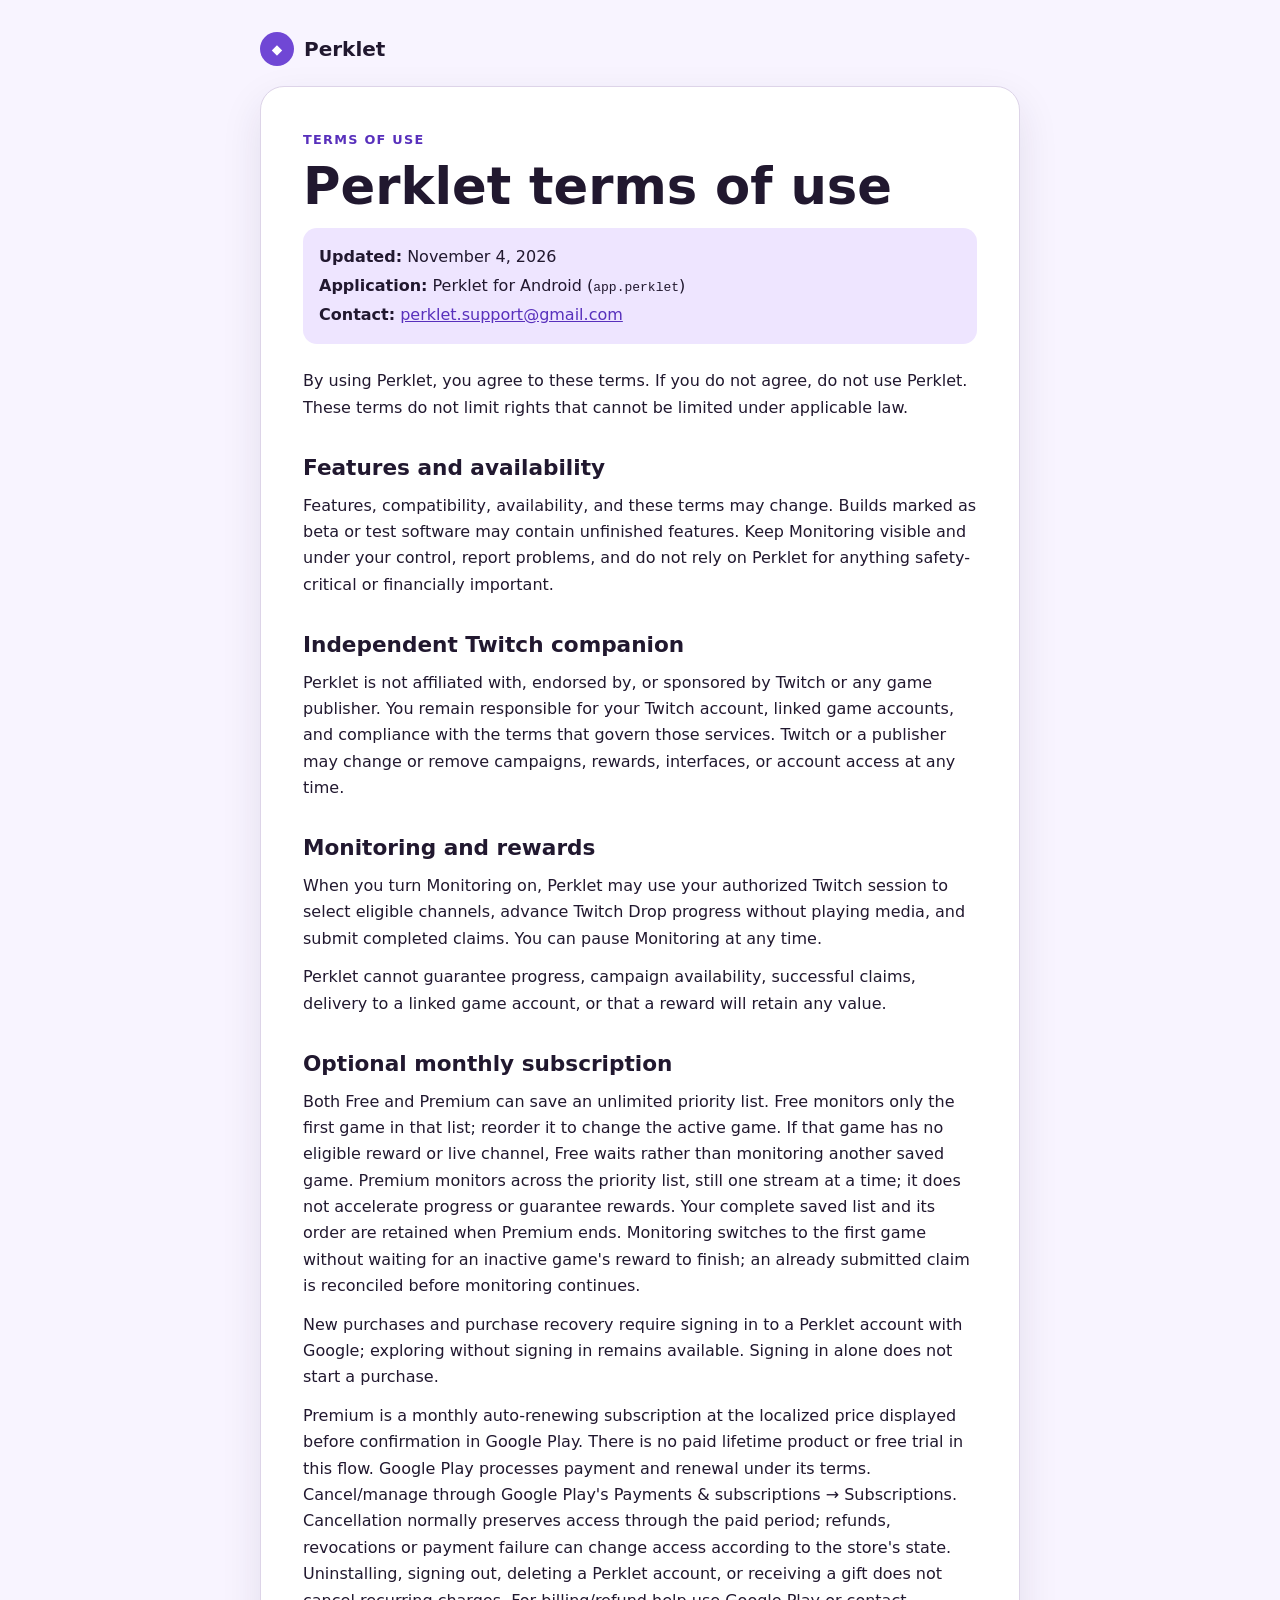
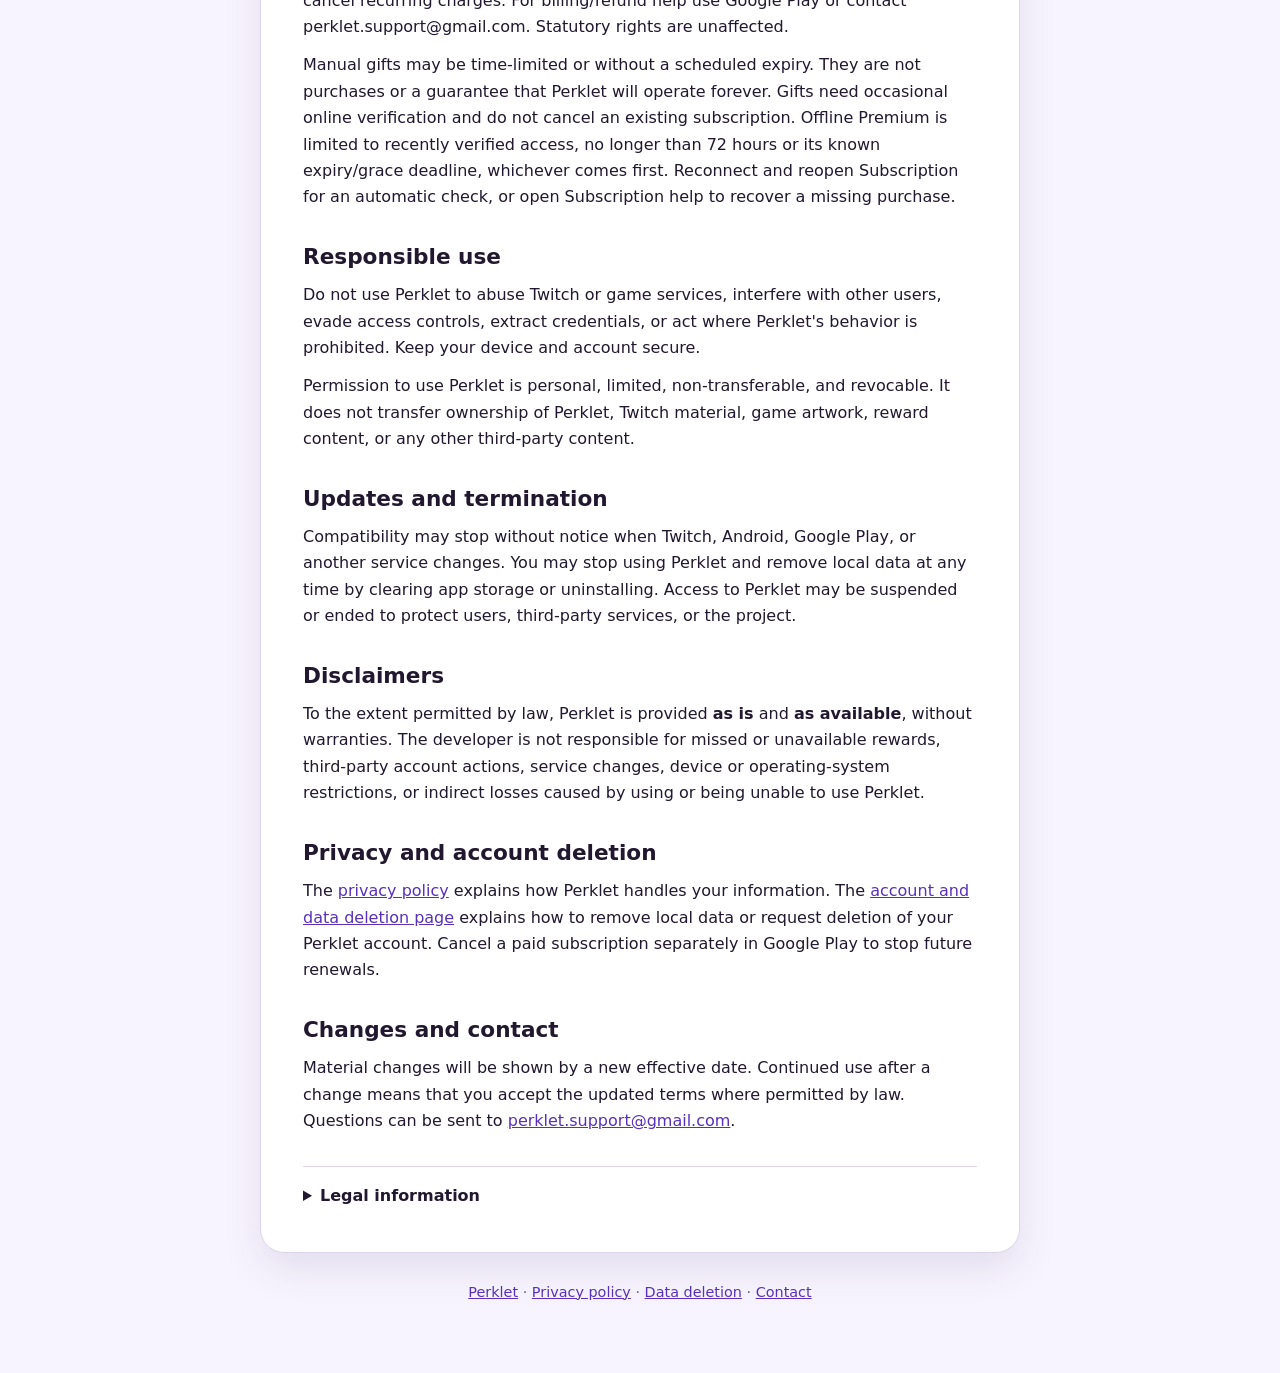
<file: terms/index.html>
<!doctype html>
<html lang="en">
<head>
  <meta charset="utf-8">
  <meta name="viewport" content="width=device-width, initial-scale=1">
  <meta name="robots" content="noindex, nosnippet">
  <meta name="description" content="Terms of use for Perklet on Android, including monitoring, Premium subscriptions, cancellation and support.">
  <title>Perklet Terms of Use</title>
  <link rel="canonical" href="https://perklet.app/terms/">
  <link rel="icon" type="image/png" sizes="512x512" href="/assets/perklet-icon.png">
  <link rel="stylesheet" href="../styles.css">
  <style>
    .legal-information { margin-top: 2rem; padding-top: 1rem; border-top: 1px solid var(--border); }
    .legal-information summary { cursor: pointer; font-weight: 600; }
    .legal-information summary:focus-visible { outline: 2px solid var(--accent); outline-offset: 4px; }
  </style>
</head>
<body>
  <main class="shell">
    <header class="brand" aria-label="Perklet">
      <span class="brand-mark" aria-hidden="true">◆</span>
      <span>Perklet</span>
    </header>

    <article class="card">
      <p class="eyebrow">Terms of use</p>
      <h1>Perklet terms of use</h1>
      <div class="meta">
        <p><strong>Updated:</strong> November 4, 2026</p>
        <p><strong>Application:</strong> Perklet for Android (<code>app.perklet</code>)</p>
        <p><strong>Contact:</strong> <a href="mailto:perklet.support@gmail.com">perklet.support@gmail.com</a></p>
      </div>

      <p>By using Perklet, you agree to these terms. If you do not agree, do not use Perklet. These terms do not limit rights that cannot be limited under applicable law.</p>
      <h2>Features and availability</h2>
      <p>Features, compatibility, availability, and these terms may change. Builds marked as beta or test software may contain unfinished features. Keep Monitoring visible and under your control, report problems, and do not rely on Perklet for anything safety-critical or financially important.</p>
      <h2>Independent Twitch companion</h2>
      <p>Perklet is not affiliated with, endorsed by, or sponsored by Twitch or any game publisher. You remain responsible for your Twitch account, linked game accounts, and compliance with the terms that govern those services. Twitch or a publisher may change or remove campaigns, rewards, interfaces, or account access at any time.</p>
      <h2>Monitoring and rewards</h2>
      <p>When you turn Monitoring on, Perklet may use your authorized Twitch session to select eligible channels, advance Twitch Drop progress without playing media, and submit completed claims. You can pause Monitoring at any time.</p>
      <p>Perklet cannot guarantee progress, campaign availability, successful claims, delivery to a linked game account, or that a reward will retain any value.</p>
      <h2>Optional monthly subscription</h2>
      <p>Both Free and Premium can save an unlimited priority list. Free monitors only the first game in that list; reorder it to change the active game. If that game has no eligible reward or live channel, Free waits rather than monitoring another saved game. Premium monitors across the priority list, still one stream at a time; it does not accelerate progress or guarantee rewards. Your complete saved list and its order are retained when Premium ends. Monitoring switches to the first game without waiting for an inactive game&#x27;s reward to finish; an already submitted claim is reconciled before monitoring continues.</p>
      <p>New purchases and purchase recovery require signing in to a Perklet account with Google; exploring without signing in remains available. Signing in alone does not start a purchase.</p>
      <p>Premium is a monthly auto-renewing subscription at the localized price displayed before confirmation in Google Play. There is no paid lifetime product or free trial in this flow. Google Play processes payment and renewal under its terms. Cancel/manage through Google Play&#x27;s Payments &amp; subscriptions → Subscriptions. Cancellation normally preserves access through the paid period; refunds, revocations or payment failure can change access according to the store&#x27;s state. Uninstalling, signing out, deleting a Perklet account, or receiving a gift does not cancel recurring charges. For billing/refund help use Google Play or contact perklet.support@gmail.com. Statutory rights are unaffected.</p>
      <p>Manual gifts may be time-limited or without a scheduled expiry. They are not purchases or a guarantee that Perklet will operate forever. Gifts need occasional online verification and do not cancel an existing subscription. Offline Premium is limited to recently verified access, no longer than 72 hours or its known expiry/grace deadline, whichever comes first. Reconnect and reopen Subscription for an automatic check, or open Subscription help to recover a missing purchase.</p>
      <h2>Responsible use</h2>
      <p>Do not use Perklet to abuse Twitch or game services, interfere with other users, evade access controls, extract credentials, or act where Perklet&#x27;s behavior is prohibited. Keep your device and account secure.</p>
      <p>Permission to use Perklet is personal, limited, non-transferable, and revocable. It does not transfer ownership of Perklet, Twitch material, game artwork, reward content, or any other third-party content.</p>
      <h2>Updates and termination</h2>
      <p>Compatibility may stop without notice when Twitch, Android, Google Play, or another service changes. You may stop using Perklet and remove local data at any time by clearing app storage or uninstalling. Access to Perklet may be suspended or ended to protect users, third-party services, or the project.</p>
      <h2>Disclaimers</h2>
      <p>To the extent permitted by law, Perklet is provided <strong>as is</strong> and <strong>as available</strong>, without warranties. The developer is not responsible for missed or unavailable rewards, third-party account actions, service changes, device or operating-system restrictions, or indirect losses caused by using or being unable to use Perklet.</p>
      <h2>Privacy and account deletion</h2>
      <p>The <a href="https://perklet.app/privacy/">privacy policy</a> explains how Perklet handles your information. The <a href="https://perklet.app/data-deletion/">account and data deletion page</a> explains how to remove local data or request deletion of your Perklet account. Cancel a paid subscription separately in Google Play to stop future renewals.</p>
      <h2>Changes and contact</h2>
      <p>Material changes will be shown by a new effective date. Continued use after a change means that you accept the updated terms where permitted by law. Questions can be sent to <a href="mailto:perklet.support@gmail.com">perklet.support@gmail.com</a>.</p>
      <details class="legal-information">
        <summary>Legal information</summary>
        <div data-nosnippet>
          <p><strong>Operator:</strong> Valerii Gorokhov, an individual developer using the name Perklet Labs</p>
        </div>
      </details>
    </article>

    <footer>
      <p><a href="../">Perklet</a> · <a href="../privacy/">Privacy policy</a> · <a href="../data-deletion/">Data deletion</a> · <a href="mailto:perklet.support@gmail.com">Contact</a></p>
    </footer>
  </main>
</body>
</html>
</file>
<file: landing.css>
@font-face {
  font-family: "Nunito Sans";
  src: url("assets/nunito-sans-regular.ttf") format("truetype");
  font-style: normal;
  font-weight: 400;
  font-display: swap;
}
@font-face {
  font-family: "Nunito Sans";
  src: url("assets/nunito-sans-bold.ttf") format("truetype");
  font-style: normal;
  font-weight: 700 900;
  font-display: swap;
}
:root {
  color-scheme: light;
  --ink: #251c38;
  --muted: #625970;
  --purple: #6840b5;
  --purple-deep: #50308e;
  --lavender: #eee5ff;
  --line: #e1dae9;
  --page: #fcfaff;
  font-family: "Nunito Sans", system-ui, -apple-system, "Segoe UI", sans-serif;
  font-synthesis: none;
  font-size: 100%;
}
* { box-sizing: border-box; }
html { scroll-behavior: smooth; }
body { margin: 0; background: var(--page); color: var(--ink); line-height: 1.65; }
a { color: var(--purple); text-underline-offset: 0.2em; }
a:hover { color: var(--purple-deep); }
a:focus-visible, summary:focus-visible { outline: 3px solid var(--purple); outline-offset: 5px; }
img { max-width: 100%; height: auto; }
button, a, summary { -webkit-tap-highlight-color: transparent; }
h1, h2, h3, p { margin: 0; }
h1, h2, h3 { font-weight: 800; }
.wrap { width: min(1120px, calc(100% - 64px)); margin-inline: auto; }
[id] { scroll-margin-top: 32px; }
.skip-link { position: absolute; z-index: 10; left: 16px; top: 12px; transform: translateY(-200%); padding: 10px 18px; border-radius: 8px; background: var(--ink); color: white; }
.skip-link:focus { transform: none; color: white; }
.site-header { display: flex; align-items: center; justify-content: space-between; gap: 28px; padding-block: 25px; }
.wordmark { display: inline-flex; align-items: center; gap: 10px; color: var(--ink); text-decoration: none; font-size: 1.65rem; font-weight: 800; line-height: 1.2; }
.wordmark img { flex-shrink: 0; }
nav { display: flex; align-items: center; flex-wrap: wrap; gap: 30px; }
nav a { display: inline-flex; align-items: center; min-height: 44px; color: var(--ink); font-size: 0.9375rem; font-weight: 700; text-decoration: none; }
nav a:hover { text-decoration: underline; }
.hero { display: grid; grid-template-columns: 1.1fr 0.9fr; gap: 54px; align-items: center; padding-top: 44px; padding-bottom: 56px; }
.eyebrow { color: var(--purple); font-weight: 800; font-size: 0.8125rem; letter-spacing: 0.095em; line-height: 1.5; text-transform: uppercase; }
.hero h1 { margin-top: 19px; font-size: clamp(3rem, 5.7vw, 4.75rem); letter-spacing: -0.05em; line-height: 1.08; }
.hero h1 span { color: var(--purple); }
.hero-description { max-width: 470px; margin-top: 25px; color: var(--muted); font-size: 1.125rem; line-height: 1.65; }
.hero-actions { display: flex; flex-wrap: wrap; gap: 12px; margin-top: 31px; }
.button { display: inline-flex; align-items: center; justify-content: center; min-height: 50px; padding: 12px 24px; border: 1px solid transparent; border-radius: 999px; font-size: 0.9375rem; font-weight: 800; line-height: 1.5; text-align: center; text-decoration: none; transition: background-color 160ms, border-color 160ms; }
.button-primary { background: var(--purple); color: #fff; }
.button-primary:hover { background: var(--purple-deep); color: #fff; }
.button-secondary { border-color: #c9bbdf; color: var(--purple); }
.button-secondary:hover { background: var(--lavender); border-color: var(--purple); }
.store-access-note { margin-top: 16px; font-size: 0.8125rem; color: var(--muted); }
.app-preview { margin: 0; min-width: 0; }
.preview-stage { display: flex; justify-content: center; align-items: center; min-height: 580px; padding: 28px; border-radius: 40px 40px 110px 40px; background: #ebe0fc; }
.phone-frame { width: 256px; padding: 8px; border: 2px solid #514265; border-radius: 35px; background: #241b35; box-shadow: 14px 22px 0 rgb(107 76 154 / 13%), 0 24px 45px rgb(34 21 62 / 14%); }
.app-screen { display: block; width: 100%; height: auto; border-radius: 26px; }
.app-preview figcaption { margin-top: 18px; color: var(--muted); text-align: center; font-size: 0.8125rem; line-height: 1.6; }
.highlights { display: grid; grid-template-columns: repeat(4, 1fr); gap: 32px; padding-block: 34px 64px; border-top: 1px solid var(--line); }
.feature-number { display: block; margin-bottom: 10px; color: var(--purple); font-size: 0.875rem; font-weight: 800; }
.highlights h2 { font-size: 1.25rem; line-height: 1.4; }
.highlights p { margin-top: 10px; color: var(--muted); }
.how-section { background: #ede5f8; padding-block: 70px 32px; }
.how-layout { display: grid; grid-template-columns: 1fr 1.1fr; gap: 90px; }
.section-heading h2 { margin-top: 13px; font-size: clamp(2rem, 3.4vw, 2.75rem); letter-spacing: -0.04em; line-height: 1.18; }
.section-heading > p:last-child:not(.eyebrow) { margin-top: 20px; color: var(--muted); font-size: 1.0625rem; }
.steps { display: grid; gap: 25px; margin: 0; padding: 0; list-style: none; }
.steps li { display: flex; gap: 18px; }
.step-number { display: grid; flex: 0 0 38px; align-items: center; justify-content: center; height: 38px; border: 1px solid #c4b2df; border-radius: 50%; color: var(--purple); font-weight: 800; }
.steps h3 { margin-top: 3px; font-size: 1.125rem; line-height: 1.5; }
.steps p { margin-top: 6px; color: var(--muted); }
.monitoring-note { margin-top: 36px; padding-top: 23px; border-top: 1px solid #d2c4e5; font-size: 0.875rem; color: #594c6b; }
.monitoring-note strong { color: var(--ink); }
.accounts-section { padding-block: 80px 70px; }
.accounts-heading { display: grid; grid-template-columns: 1fr 1fr; gap: 0 80px; align-items: end; }
.accounts-heading .eyebrow { grid-column: 1 / -1; }
.accounts-heading > p:last-child { max-width: 440px; }
.account-cards { display: grid; grid-template-columns: 1fr 1fr; gap: 22px; margin-top: 30px; }
.account-card { padding: 28px; border: 1px solid var(--line); border-radius: 22px; background: white; }
.account-card-heading { display: flex; flex-wrap: wrap; align-items: center; justify-content: space-between; gap: 10px; margin-bottom: 16px; }
.account-card h3 { font-size: 1.4rem; }
.account-label { color: var(--purple); font-size: 0.8125rem; font-weight: 700; }
.account-detail { margin-top: 17px; padding-top: 17px; border-top: 1px solid var(--line); color: var(--muted); font-size: 0.875rem; }
.questions-section { display: grid; grid-template-columns: 0.8fr 1.2fr; gap: 76px; padding-block: 14px 80px; }
.faq-list { border-top: 1px solid var(--line); }
.faq-list details { border-bottom: 1px solid var(--line); }
.faq-list summary { display: flex; align-items: center; justify-content: space-between; gap: 20px; padding: 20px 2px; list-style: none; cursor: pointer; font-weight: 800; line-height: 1.5; }
.faq-list summary::-webkit-details-marker { display: none; }
.faq-list summary::after { content: "+"; flex-shrink: 0; color: var(--purple); font-size: 1.4rem; font-weight: 400; }
.faq-list details[open] summary::after { content: "−"; }
.faq-list summary:hover { color: var(--purple); }
.faq-answer { padding: 0 26px 22px 2px; color: var(--muted); }
.faq-answer p + p { margin-top: 14px; }
.faq-answer a { overflow-wrap: anywhere; }
.support-section { display: flex; justify-content: space-between; align-items: center; gap: 24px; padding: 32px 36px; border-radius: 24px; background: var(--lavender); }
.support-section h2 { margin-top: 8px; font-size: 2rem; letter-spacing: -0.035em; line-height: 1.25; }
.support-section p:not(.eyebrow) { margin-top: 10px; color: var(--muted); }
.support-section .button { flex-shrink: 0; }
.site-footer { padding-block: 52px 30px; }
.footer-top { display: flex; flex-wrap: wrap; justify-content: space-between; align-items: center; gap: 20px; }
.site-footer .wordmark { font-size: 1.35rem; }
.site-footer nav { gap: 24px; }
.site-footer nav a { color: var(--muted); font-size: 0.875rem; }
.independence-note { max-width: 900px; margin-top: 25px; margin-inline: auto; color: var(--muted); font-size: 0.8125rem; text-align: center; }
.copyright { margin-top: 12px; color: var(--muted); font-size: 0.8125rem; }
@media (max-width: 960px) {
  .hero { gap: 32px; }
  .hero h1 { font-size: clamp(2.7rem, 6.3vw, 4rem); }
  .preview-stage { min-height: 530px; padding: 20px; }
  .phone-frame { width: 254px; }
  .how-layout { gap: 40px; }
  .accounts-heading { gap: 0 36px; }
  .questions-section { gap: 40px; }
  .highlights { grid-template-columns: repeat(2, 1fr); gap: 26px 32px; }
}
@media (max-width: 700px) {
  .wrap { width: calc(100% - 40px); }
  .site-header { gap: 10px; flex-wrap: wrap; padding-block: 18px 8px; }
  .site-header .wordmark { font-size: 1.5rem; }
  .site-header nav { width: 100%; justify-content: center; gap: 24px; }
  .site-header nav a { font-size: 0.875rem; }
  .hero { grid-template-columns: 1fr; gap: 32px; padding-top: 29px; padding-bottom: 36px; }
  .hero-copy { text-align: center; }
  .hero h1 { font-size: clamp(2.5rem, 8.5vw, 3.25rem); }
  .hero-description { max-width: 30rem; margin-top: 20px; margin-inline: auto; font-size: 1.0625rem; }
  .hero-actions { justify-content: center; margin-top: 24px; gap: 10px; }
  .store-access-note { max-width: 28rem; margin-inline: auto; }
  .button { padding-inline: 20px; }
  .app-preview { width: 100%; max-width: 440px; justify-self: center; }
  .preview-stage { min-height: 0; padding: 26px; border-radius: 28px 28px 65px 28px; }
  .phone-frame { width: 252px; }
  .app-preview figcaption { margin-top: 14px; }
  .highlights { grid-template-columns: 1fr; gap: 26px; padding-block: 29px 38px; }
  .highlights > div { display: grid; grid-template-columns: 30px 1fr; gap: 4px 12px; }
  .feature-number { grid-row: 1 / 3; margin-top: 3px; }
  .highlights p { grid-column: 2; margin-top: 0; }
  .how-section { padding-block: 42px 28px; }
  .how-layout { grid-template-columns: 1fr; gap: 30px; }
  .section-heading h2 { font-size: 2rem; }
  .steps { gap: 24px; }
  .monitoring-note { margin-top: 26px; }
  .accounts-section { padding-block: 43px; }
  .accounts-heading { display: block; }
  .accounts-heading > p:last-child { margin-top: 15px; }
  .account-cards { grid-template-columns: 1fr; gap: 16px; margin-top: 24px; }
  .account-card { padding: 22px; }
  .questions-section { grid-template-columns: 1fr; gap: 24px; padding-block: 0 42px; }
  .support-section { flex-direction: column; align-items: flex-start; gap: 22px; padding: 27px 24px; }
  .support-section h2 { font-size: 1.85rem; }
  .site-footer { padding-block: 35px 25px; }
  .footer-top { flex-direction: column; align-items: flex-start; gap: 12px; }
  .site-footer nav { flex-direction: column; align-items: flex-start; gap: 0; }
  .independence-note { margin-top: 20px; }
}
@media (max-width: 360px) {
  .wrap { width: calc(100% - 32px); }
  .site-header nav { gap: 10px; }
  .hero-actions { flex-direction: column; align-items: stretch; }
  .preview-stage { padding: 22px 16px; }
  .phone-frame { width: 226px; }
}
@media (prefers-reduced-motion: reduce) {
  html { scroll-behavior: auto; }
  .button { transition: none; }
}
@media (forced-colors: active) {
  .button, .phone-frame, .step-number, .account-card { border: 1px solid CanvasText; }
}
</file>
<file: styles.css>
:root {
  color-scheme: light dark;
  --background: #f8f4ff;
  --surface: #ffffff;
  --text: #21182f;
  --muted: #655d70;
  --border: #ddd4e8;
  --accent: #7047d5;
  --accent-strong: #5830bc;
  --accent-soft: #eee5ff;
  font-family: system-ui, -apple-system, BlinkMacSystemFont, "Segoe UI", sans-serif;
}

* { box-sizing: border-box; }

body {
  margin: 0;
  background: var(--background);
  color: var(--text);
  line-height: 1.65;
}

a { color: var(--accent-strong); }
a:hover { text-decoration-thickness: 2px; }

.shell {
  width: min(760px, calc(100% - 32px));
  margin: 0 auto;
  padding: 32px 0 56px;
}

.shell.compact {
  width: min(640px, calc(100% - 32px));
  min-height: 100vh;
  display: grid;
  align-content: center;
  gap: 20px;
}

.brand {
  display: flex;
  align-items: center;
  gap: 10px;
  margin-bottom: 20px;
  font-size: 1.25rem;
  font-weight: 750;
}

.compact .brand { margin-bottom: 0; }

.brand-mark {
  display: grid;
  place-items: center;
  width: 34px;
  height: 34px;
  border-radius: 50%;
  background: var(--accent);
  color: white;
  font-size: 0.85rem;
}

.card {
  padding: clamp(22px, 5vw, 42px);
  border: 1px solid var(--border);
  border-radius: 24px;
  background: var(--surface);
  box-shadow: 0 16px 40px rgb(42 26 67 / 10%);
}

h1, h2 { line-height: 1.2; }
h1 { margin: 0 0 10px; font-size: clamp(2rem, 7vw, 3.2rem); }
h2 { margin: 2.1rem 0 0.65rem; font-size: 1.35rem; }
p, ul { margin: 0.75rem 0; }
li + li { margin-top: 0.35rem; }

.eyebrow {
  margin: 0 0 6px;
  color: var(--accent-strong);
  font-size: 0.8rem;
  font-weight: 750;
  letter-spacing: 0.1em;
  text-transform: uppercase;
}

.meta {
  margin-bottom: 1.5rem;
  padding: 14px 16px;
  border-radius: 14px;
  background: var(--accent-soft);
}

.meta p { margin: 0.15rem 0; }
.muted { color: var(--muted); }

.button {
  display: inline-block;
  margin-top: 8px;
  padding: 10px 18px;
  border-radius: 999px;
  background: var(--accent);
  color: white;
  font-weight: 700;
  text-decoration: none;
}

.button:hover { background: var(--accent-strong); }

footer {
  margin-top: 28px;
  color: var(--muted);
  font-size: 0.9rem;
  text-align: center;
}

@media (prefers-color-scheme: dark) {
  :root {
    --background: #130f1b;
    --surface: #211a2b;
    --text: #f5efff;
    --muted: #c9bfd4;
    --border: #50465c;
    --accent: #a886f2;
    --accent-strong: #c7b0ff;
    --accent-soft: #342849;
  }

  .button { color: #1b1128; }
}
</file>
